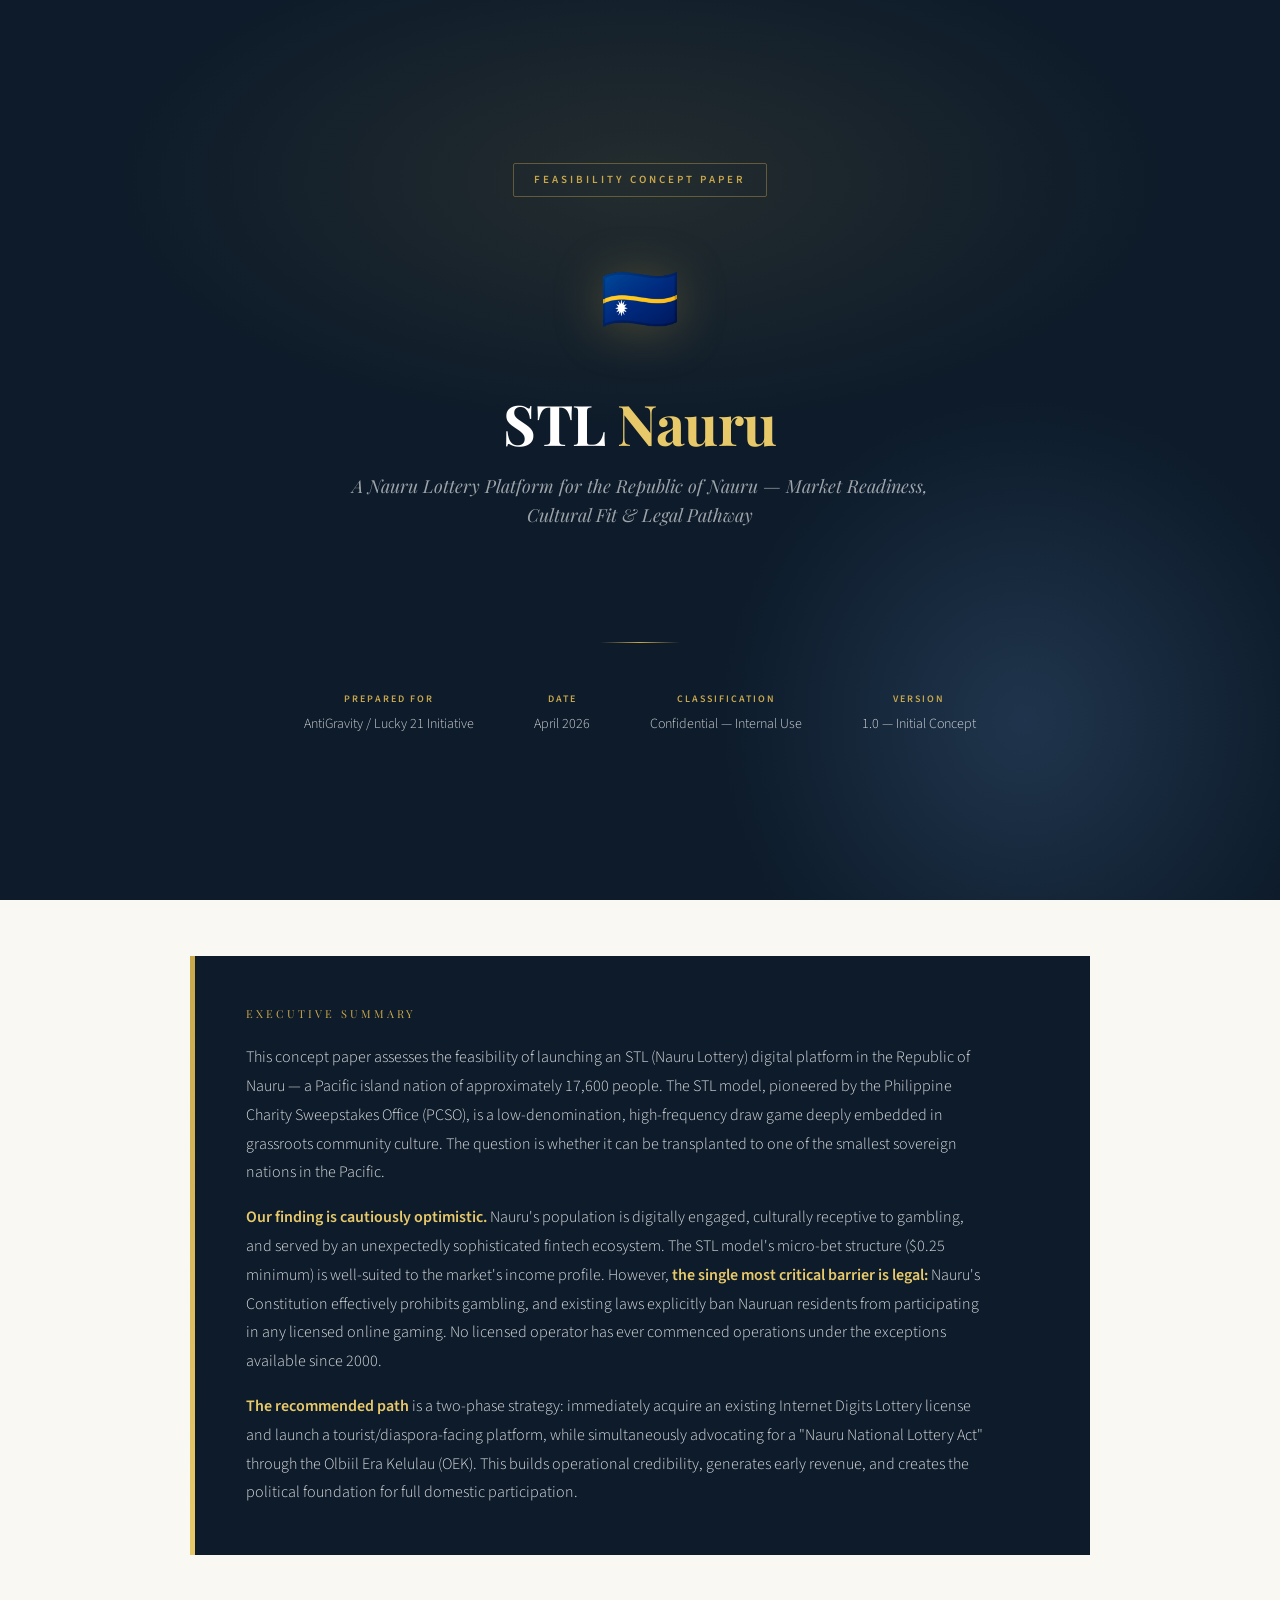
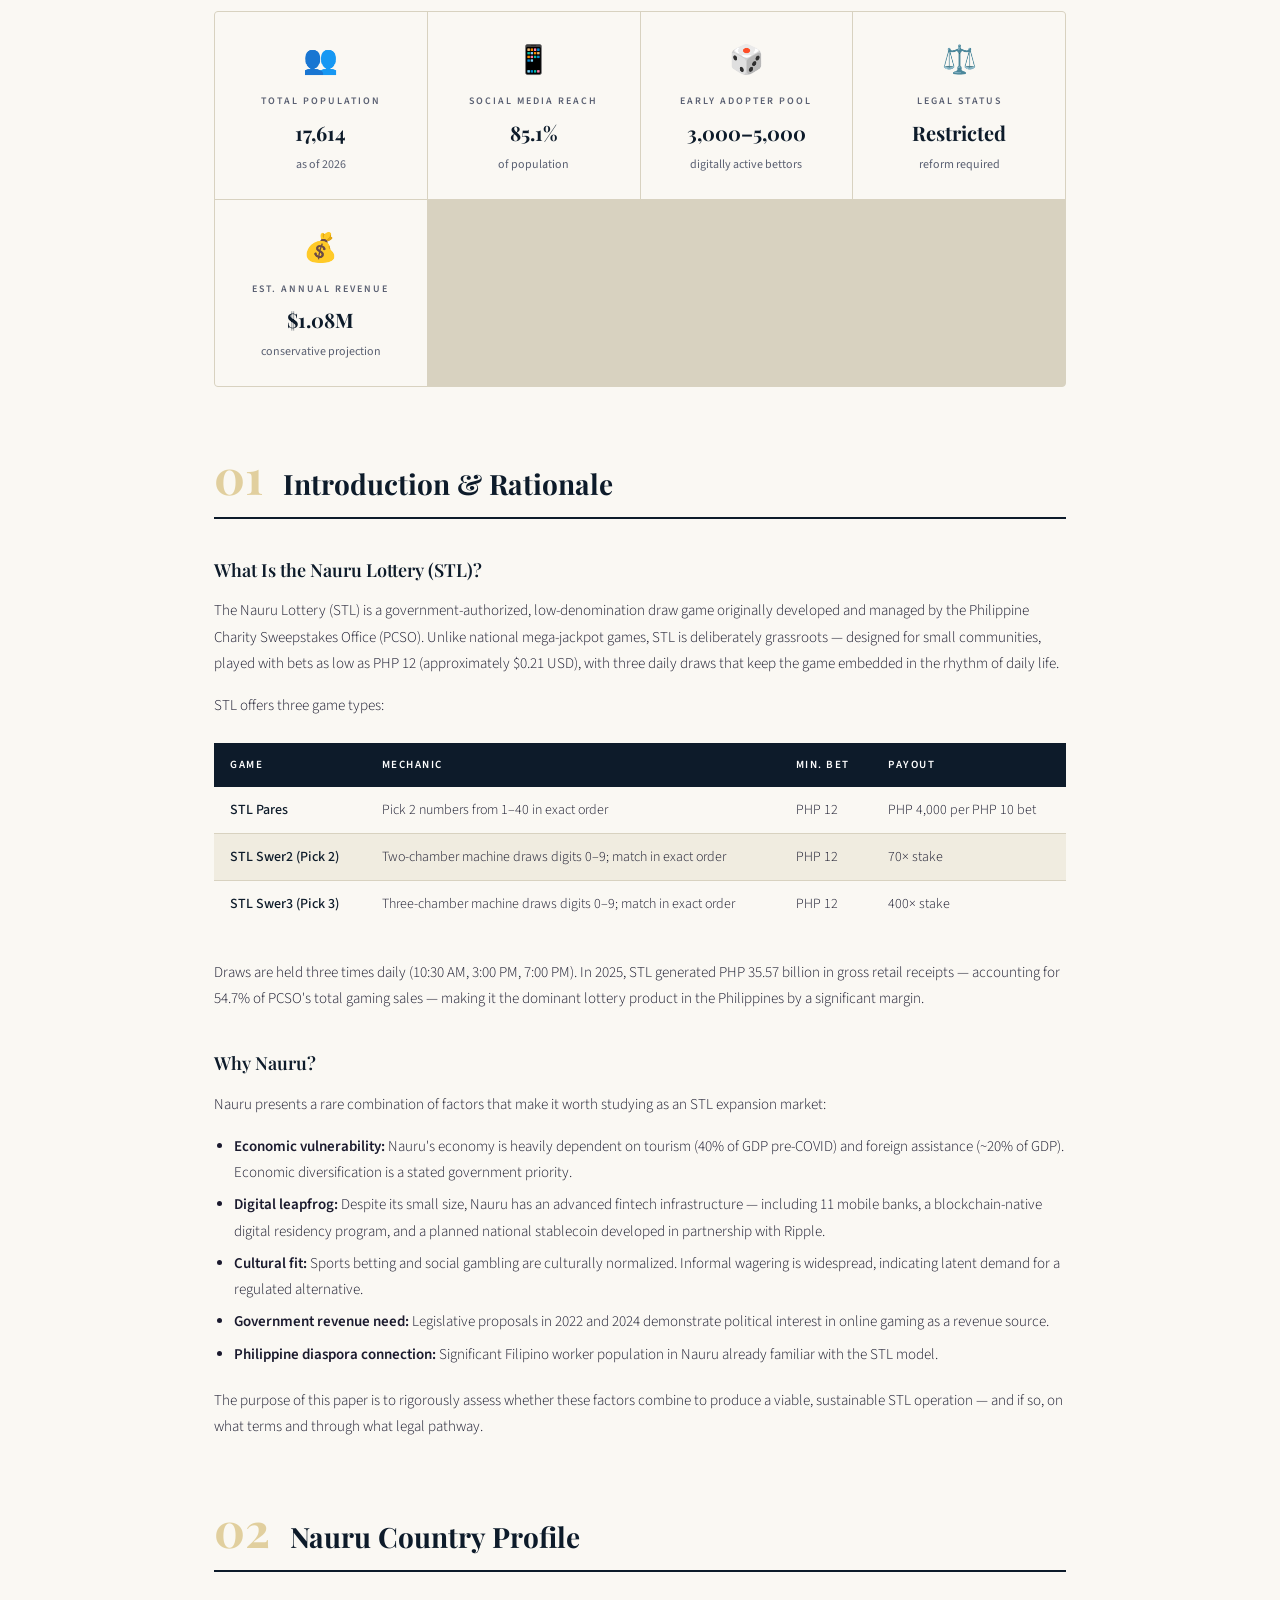
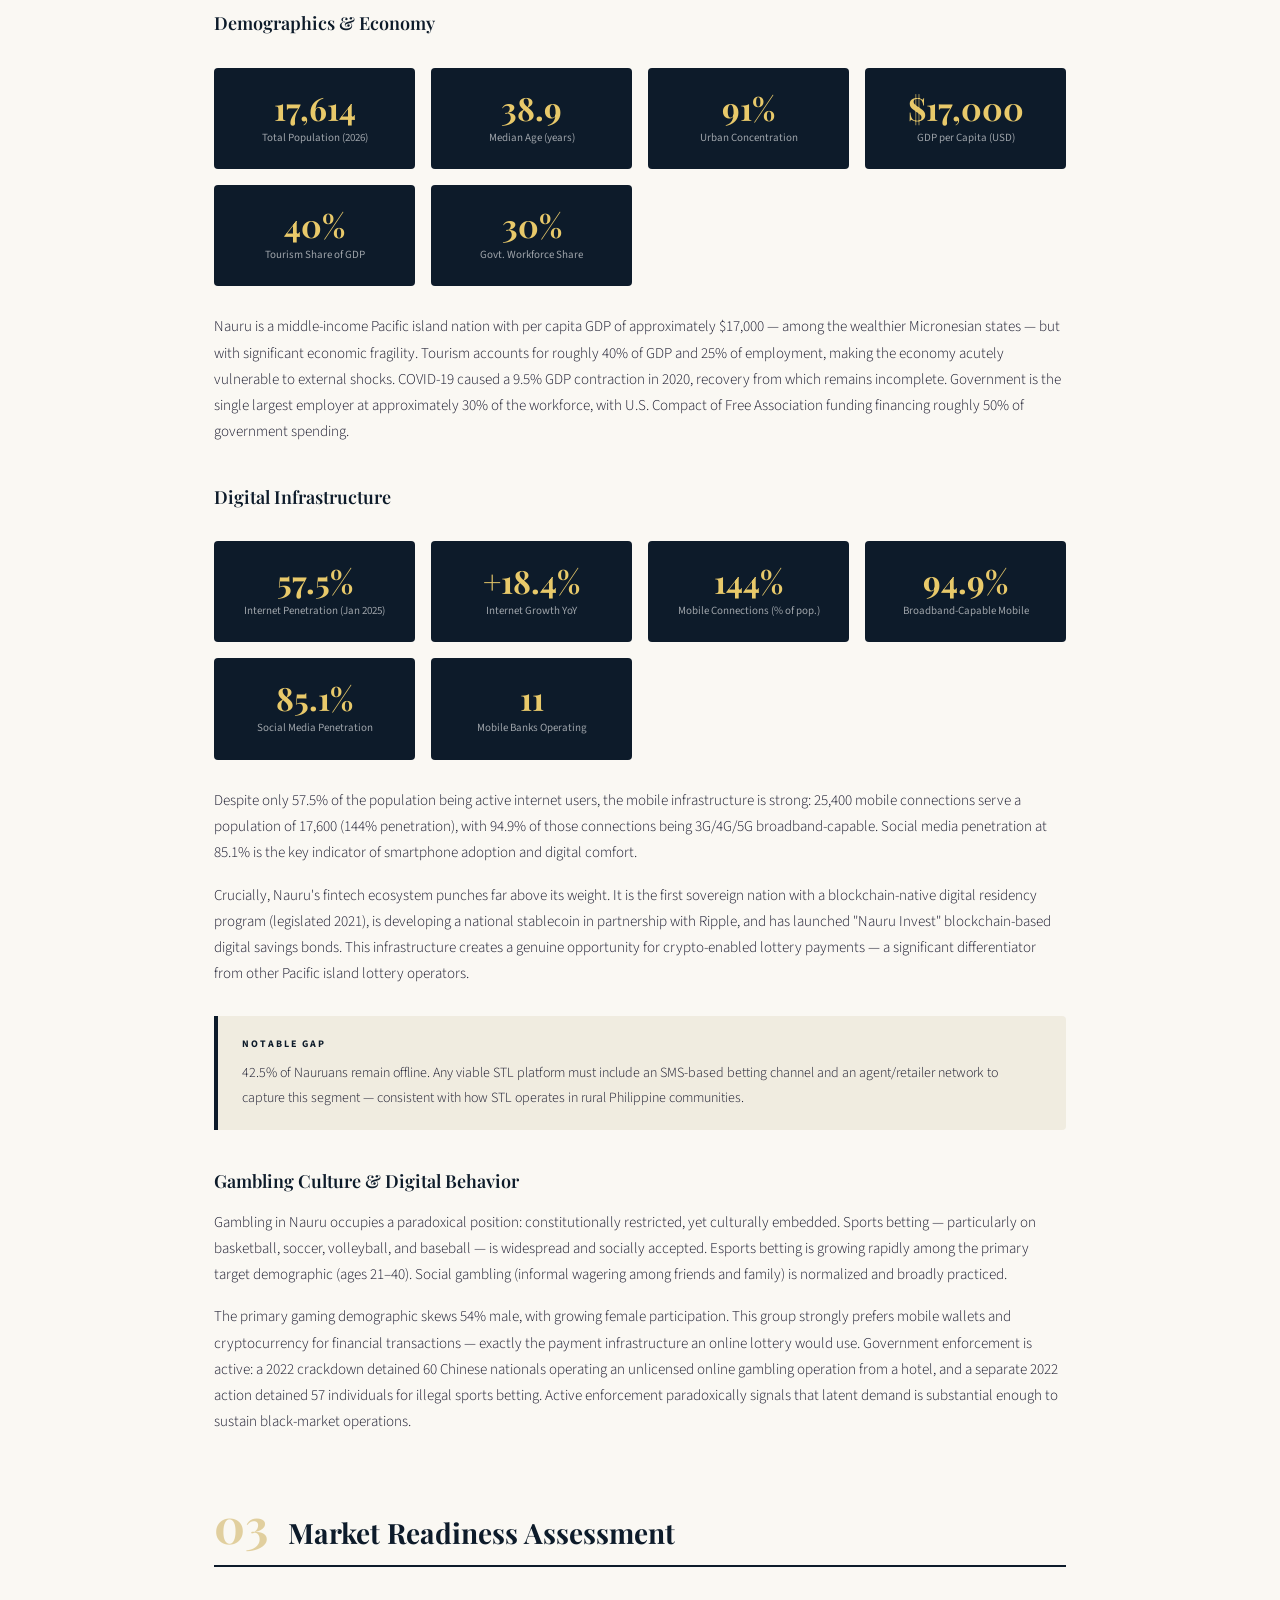
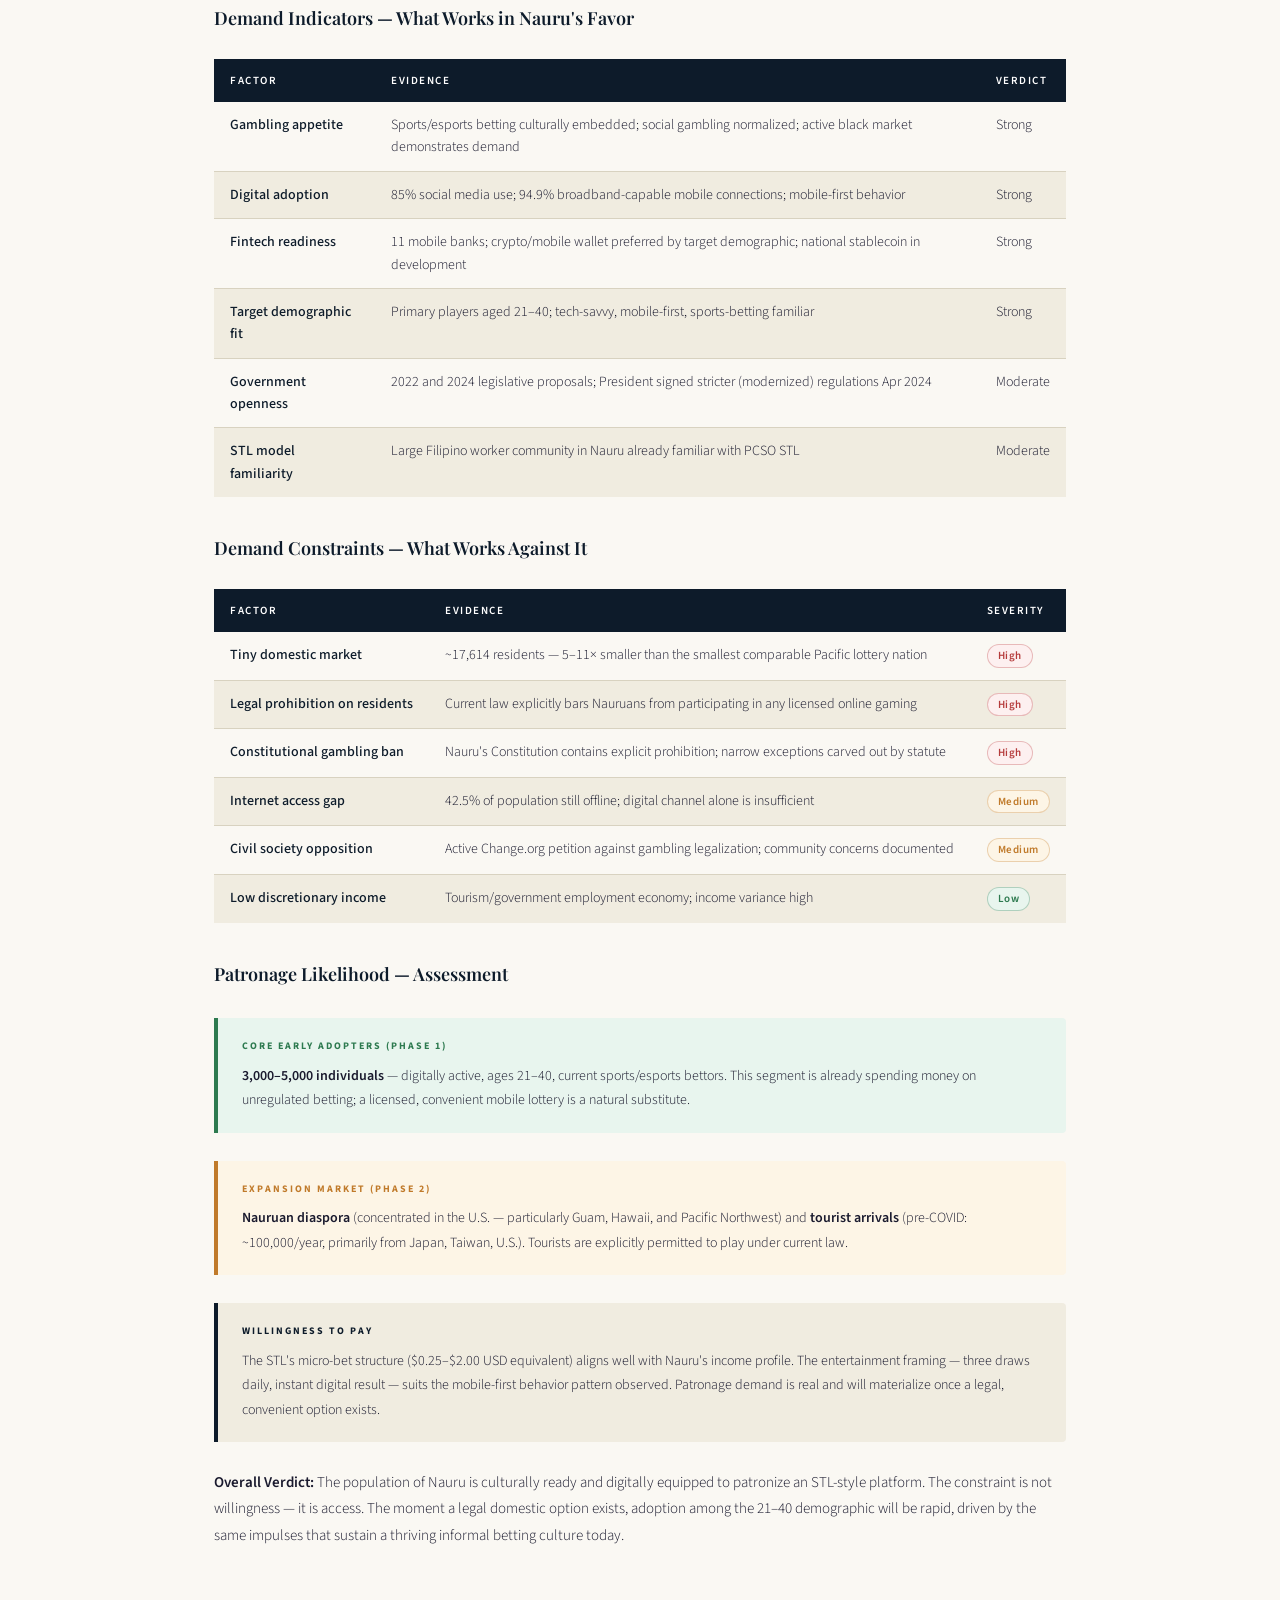
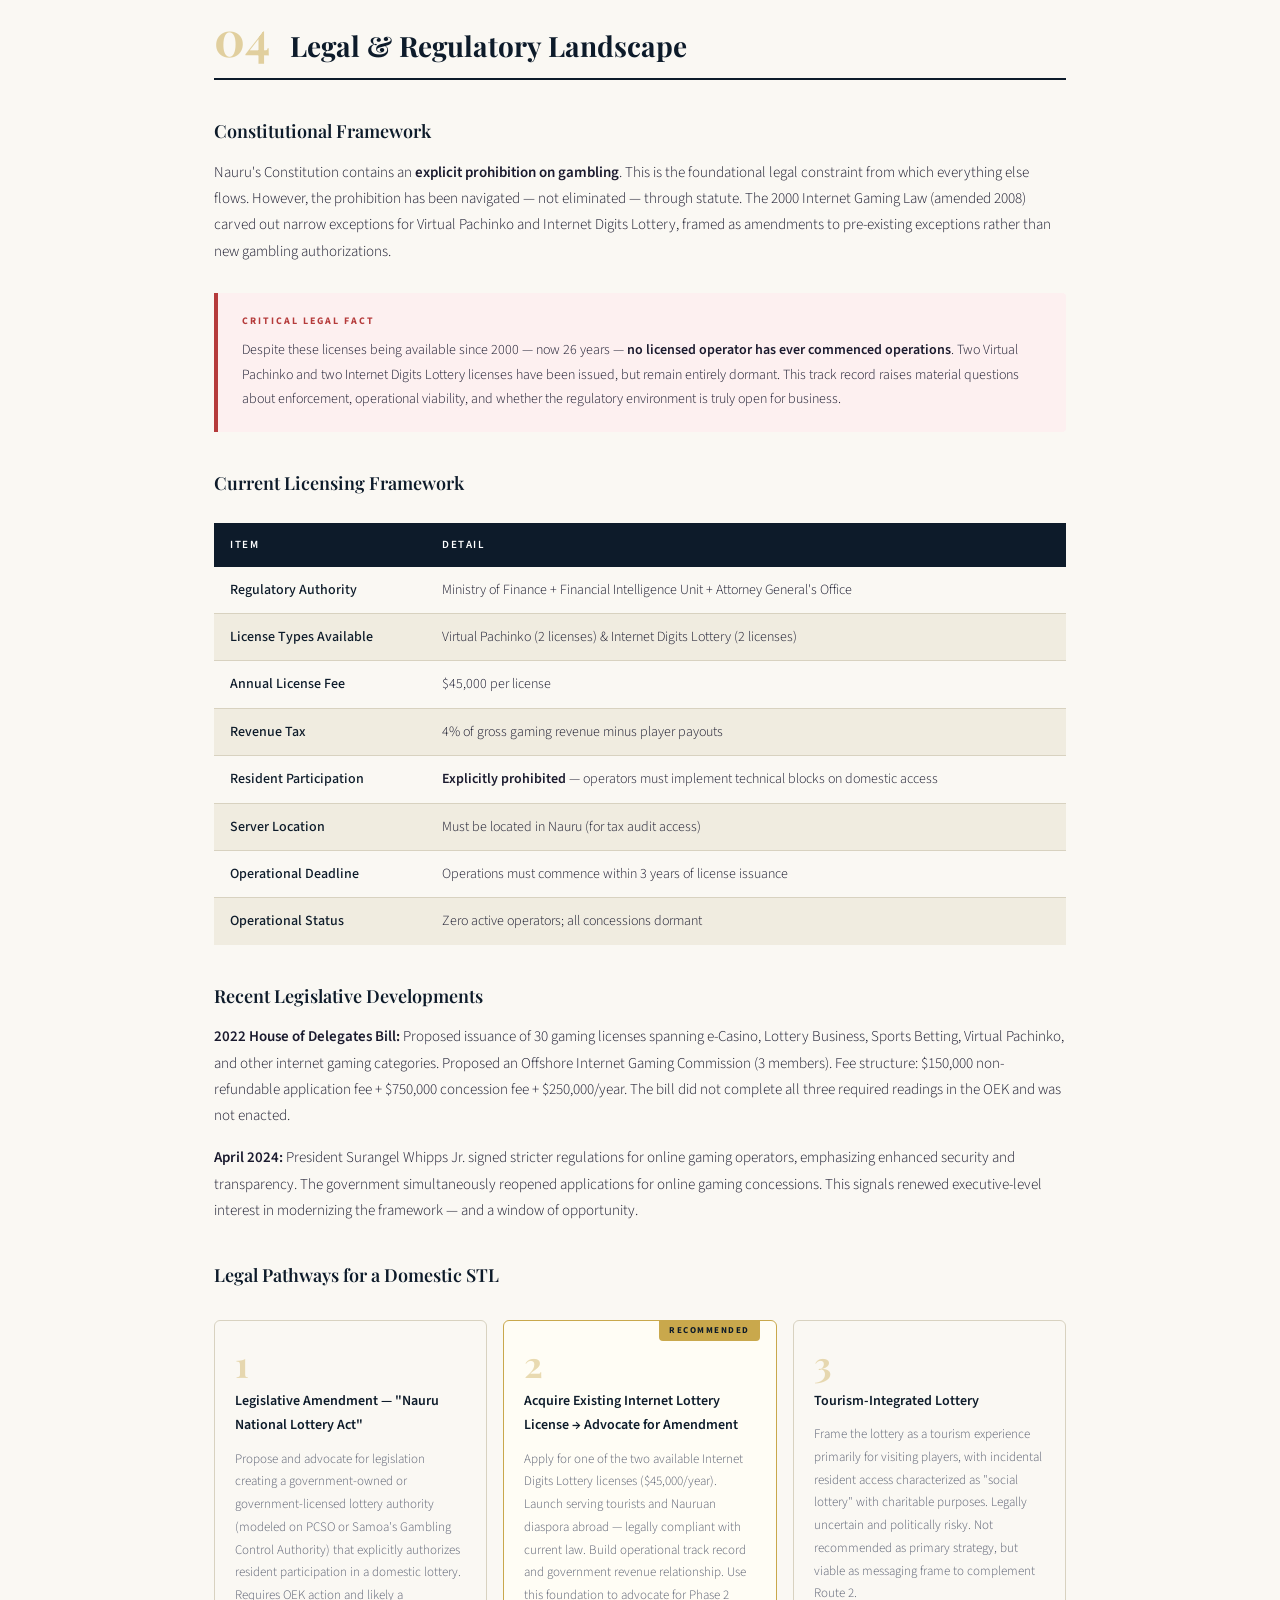
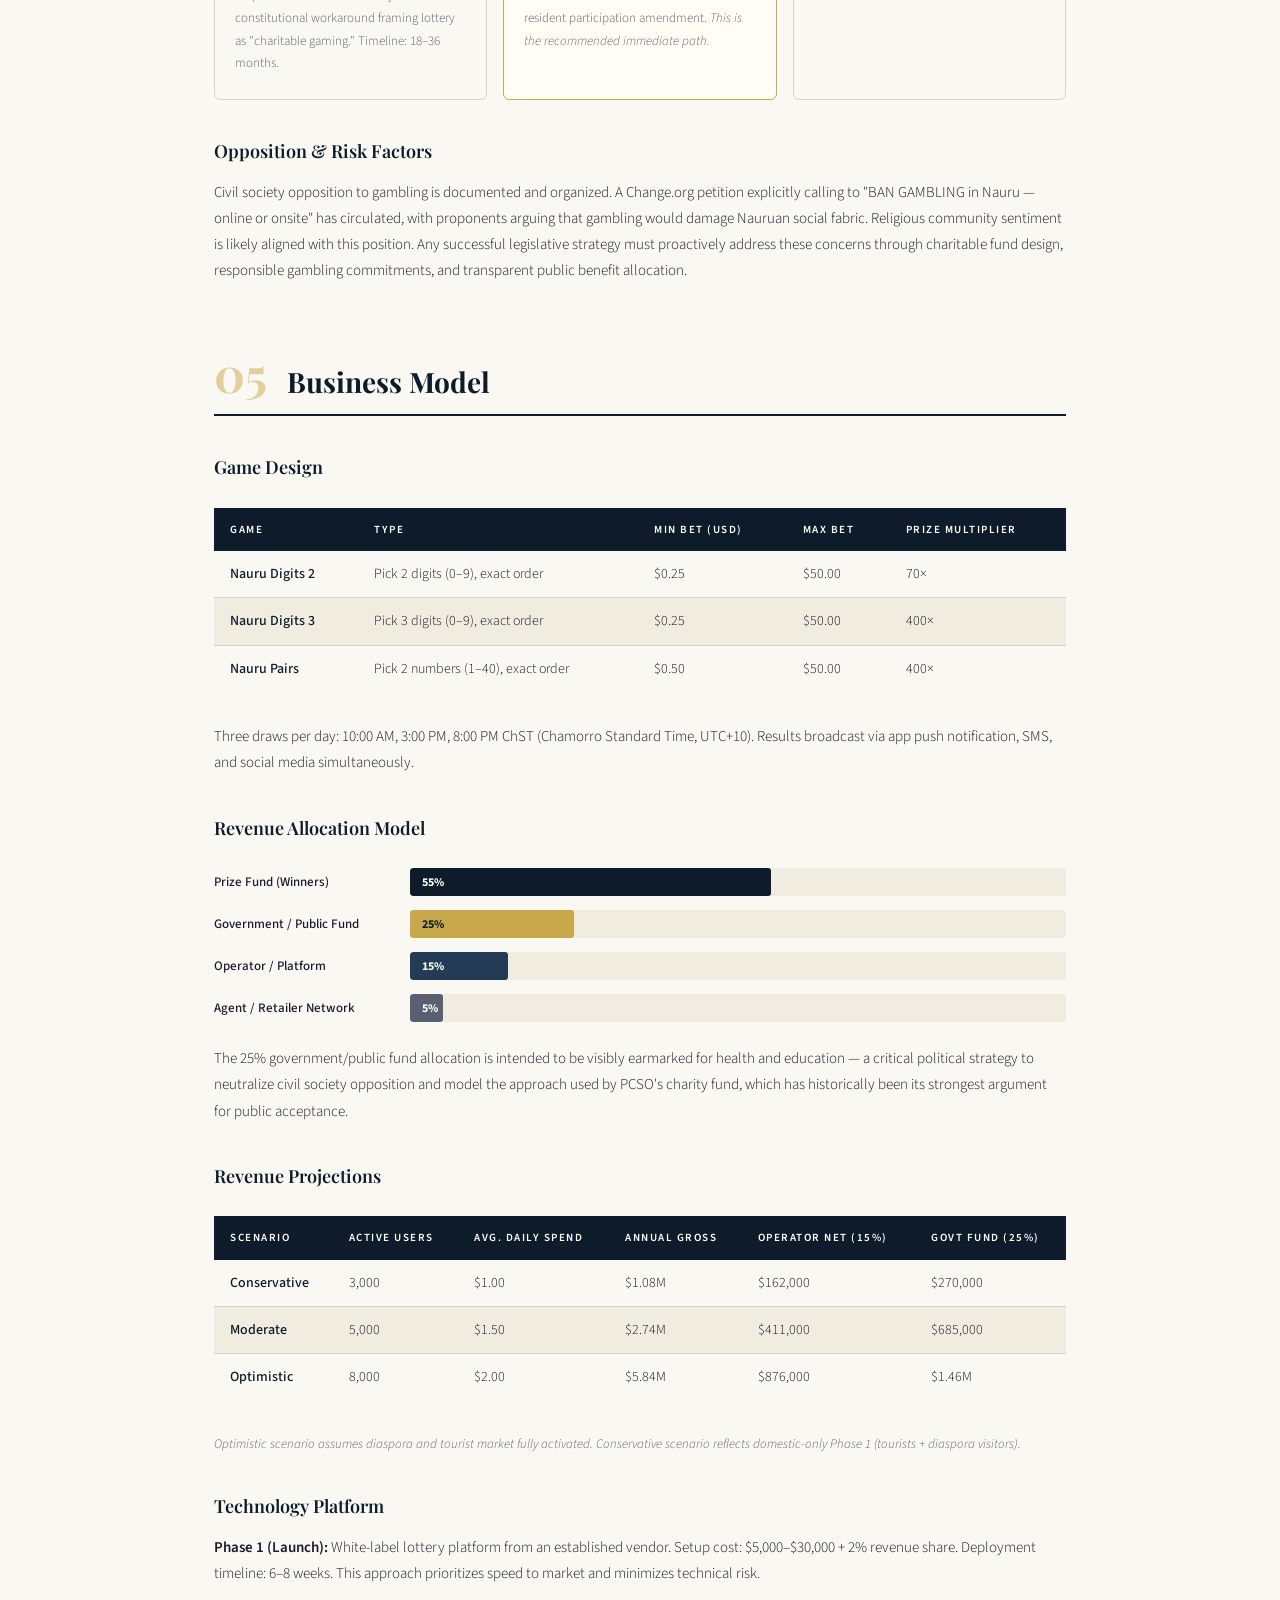
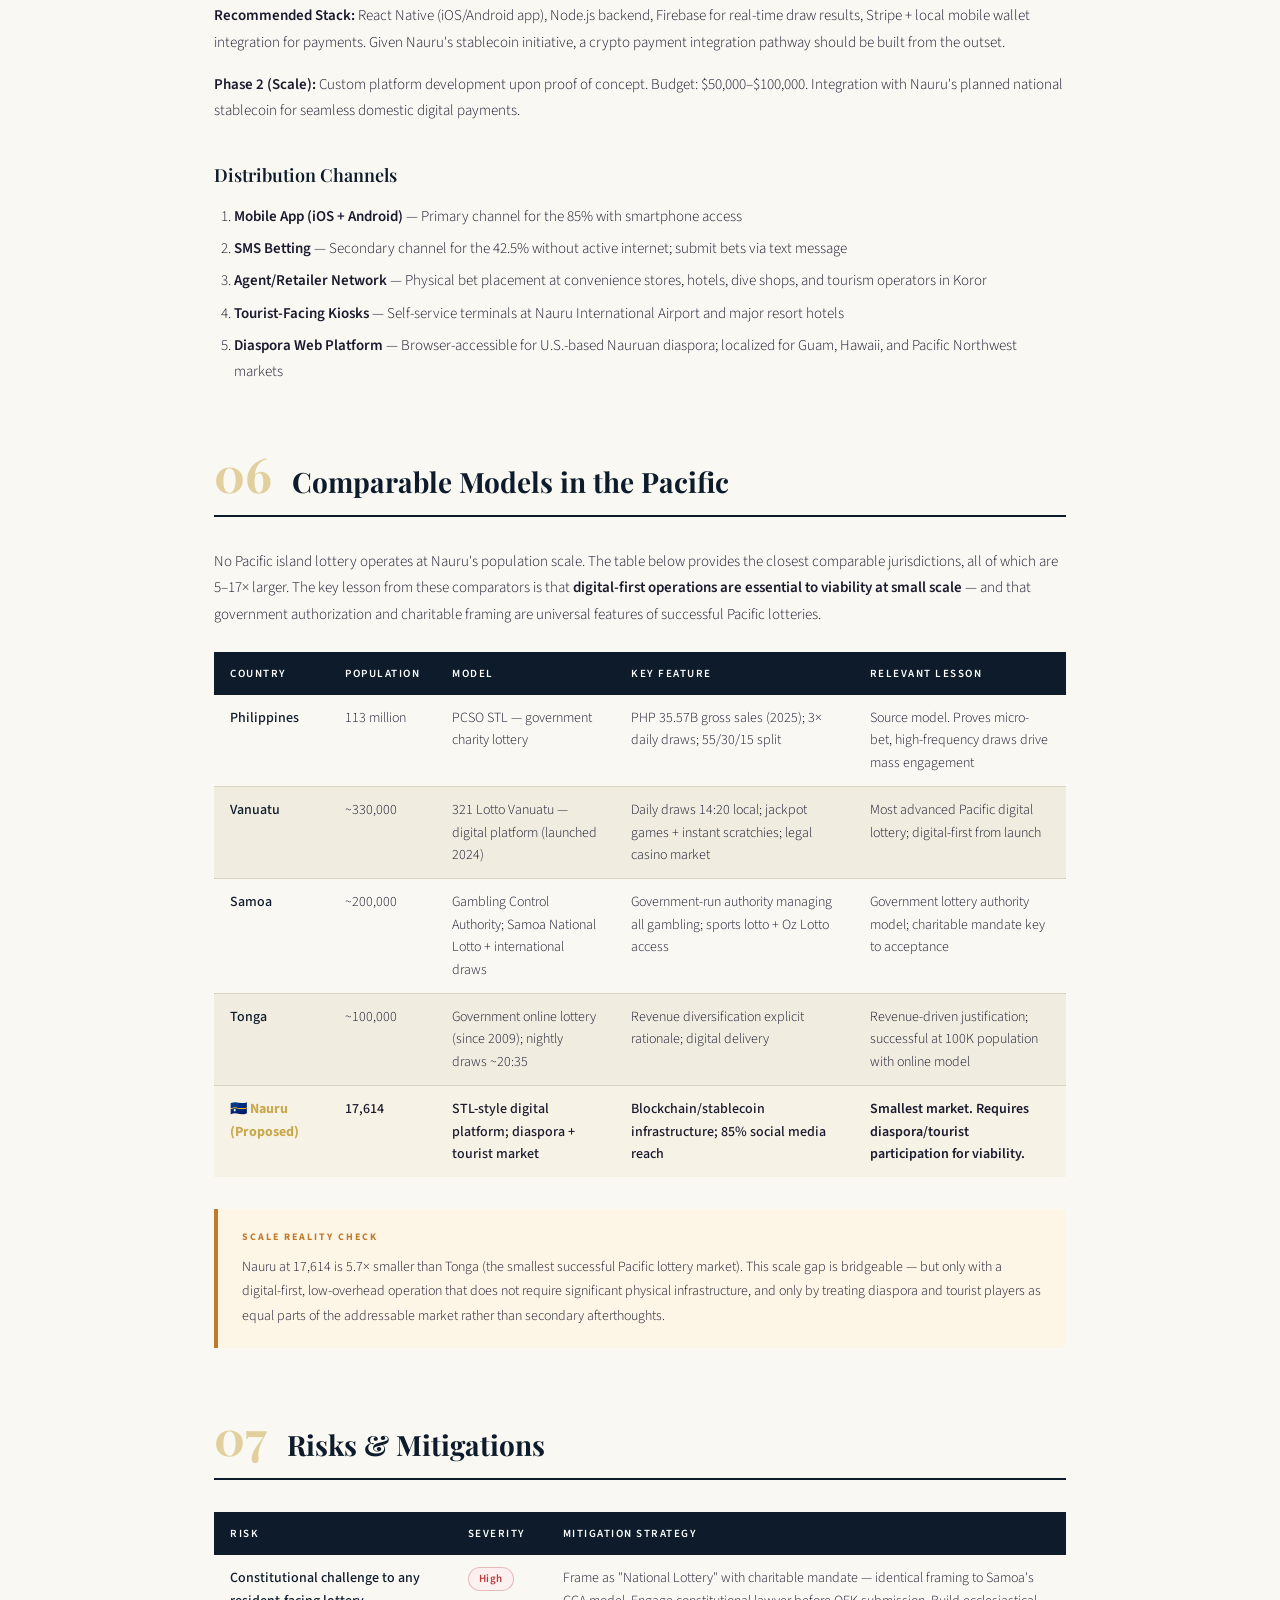
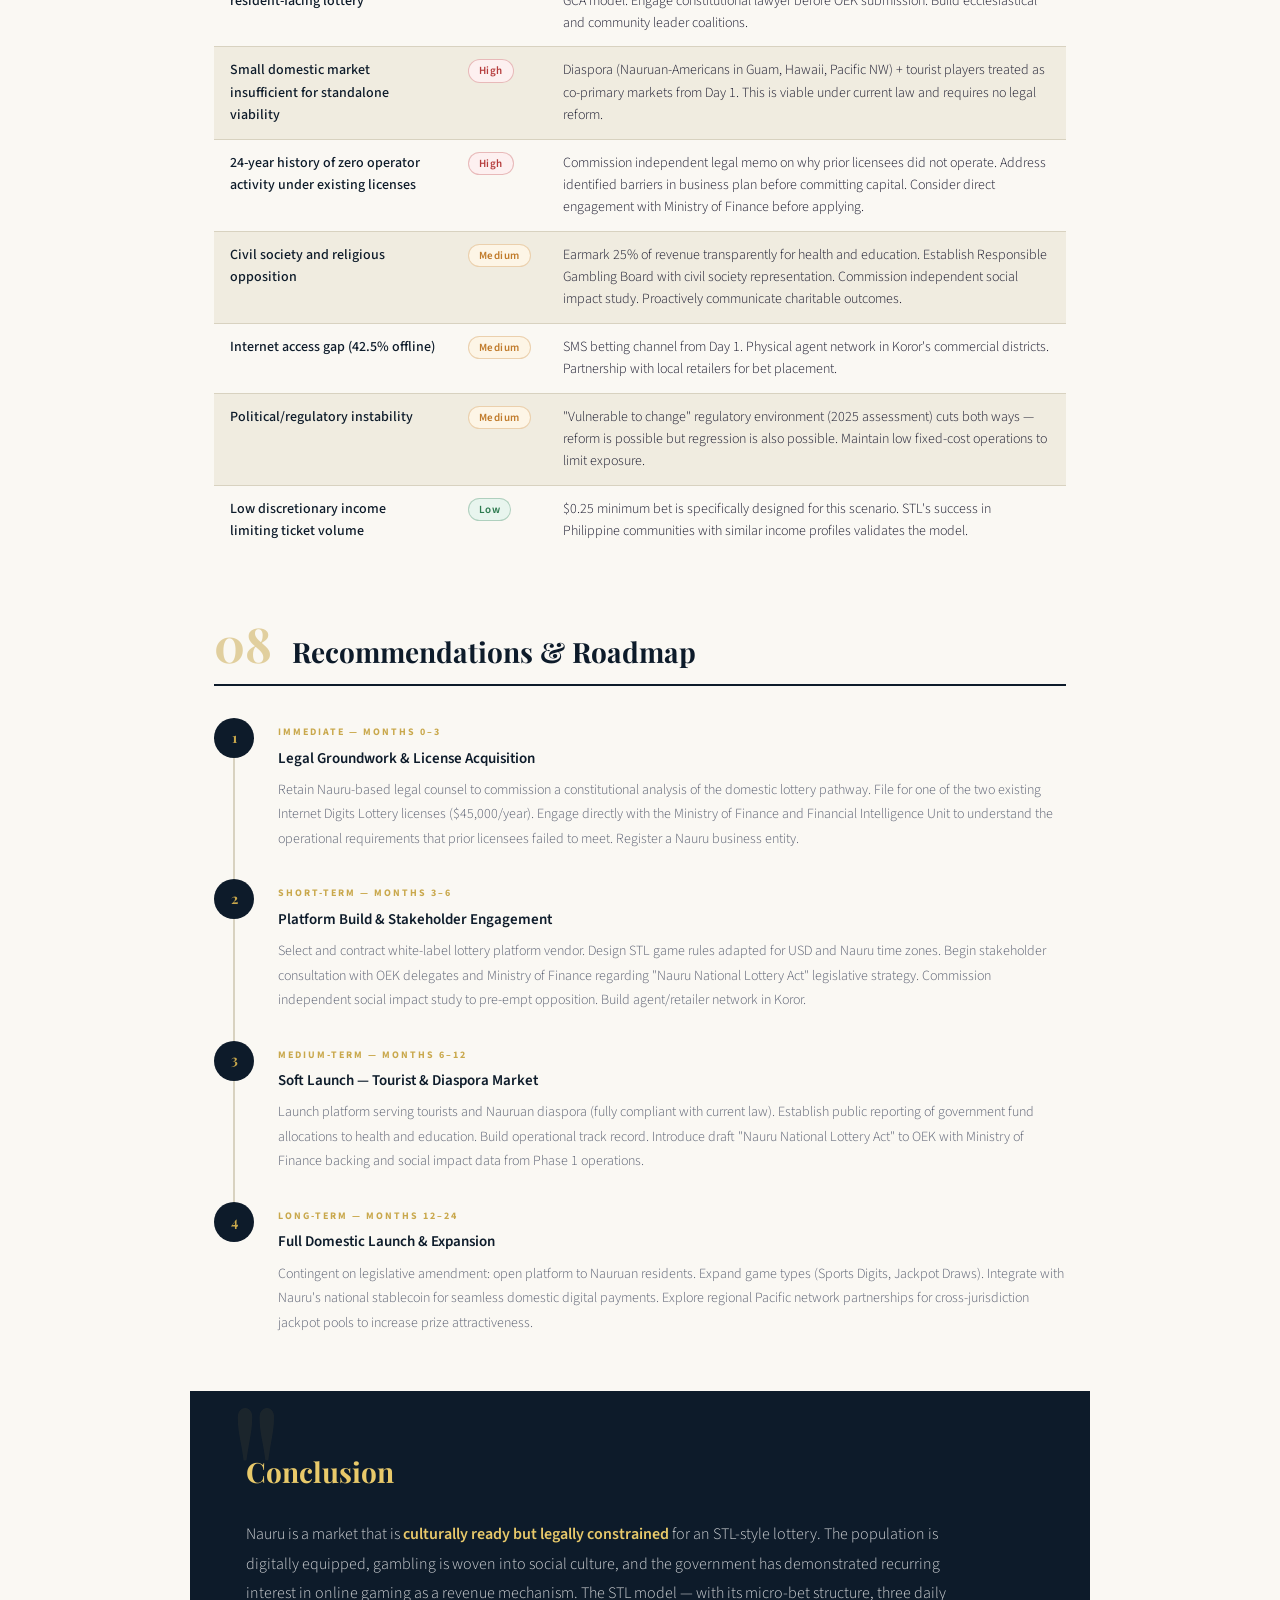
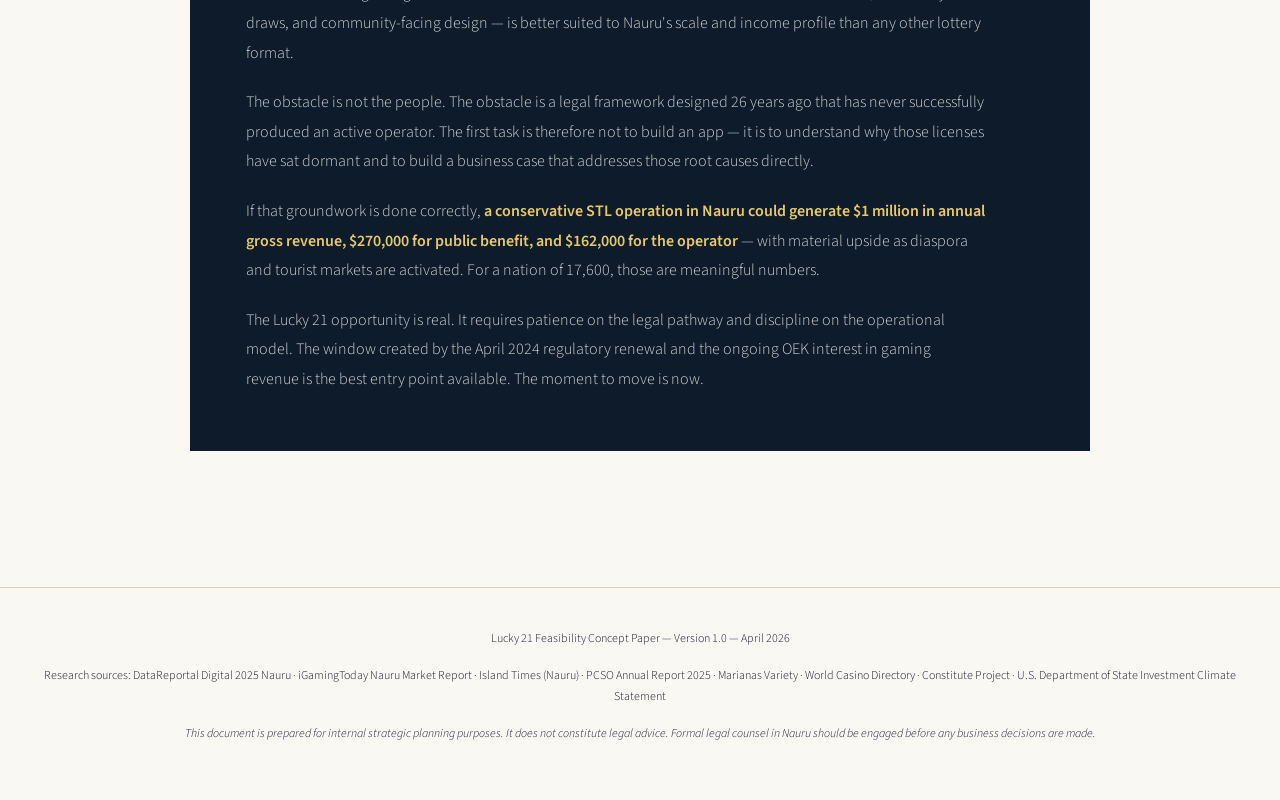
<file: Lucky_21_Concept_Paper.html>
<!DOCTYPE html>
<html lang="en">
<head>
<meta charset="UTF-8">
<meta name="viewport" content="width=device-width, initial-scale=1.0">
<title>Lucky 21 — Feasibility Concept Paper</title>
<style>
  @import url('https://fonts.googleapis.com/css2?family=Playfair+Display:ital,wght@0,400;0,600;0,700;1,400&family=Source+Sans+3:wght@300;400;500;600&family=Source+Code+Pro:wght@400;500&display=swap');

  :root {
    --navy: #0d1b2a;
    --navy-mid: #1b2e44;
    --navy-light: #243b55;
    --gold: #c9a84c;
    --gold-light: #e8c96a;
    --gold-pale: #f5e9c8;
    --cream: #faf8f3;
    --cream-dark: #f0ece0;
    --text: #1a1a2e;
    --text-muted: #5a6072;
    --text-light: #8892a4;
    --green: #2d7a4f;
    --green-bg: #e8f5ee;
    --red: #b53b3b;
    --red-bg: #fdf0f0;
    --amber: #c07a2a;
    --amber-bg: #fdf5e6;
    --border: #d8d2c0;
    --shadow: rgba(13, 27, 42, 0.08);
  }

  * { box-sizing: border-box; margin: 0; padding: 0; }

  body {
    font-family: 'Source Sans 3', Georgia, sans-serif;
    font-size: 15px;
    line-height: 1.75;
    color: var(--text);
    background: var(--cream);
  }

  /* ── COVER PAGE ── */
  .cover {
    min-height: 100vh;
    background: var(--navy);
    display: flex;
    flex-direction: column;
    justify-content: center;
    align-items: center;
    text-align: center;
    padding: 60px 40px;
    position: relative;
    overflow: hidden;
  }

  .cover::before {
    content: '';
    position: absolute;
    inset: 0;
    background:
      radial-gradient(ellipse 60% 40% at 50% 20%, rgba(201,168,76,0.12) 0%, transparent 70%),
      radial-gradient(ellipse 40% 60% at 80% 80%, rgba(36,59,85,0.8) 0%, transparent 60%);
  }

  .cover-badge {
    position: relative;
    display: inline-block;
    font-family: 'Source Sans 3', sans-serif;
    font-size: 11px;
    font-weight: 600;
    letter-spacing: 3px;
    text-transform: uppercase;
    color: var(--gold);
    border: 1px solid rgba(201,168,76,0.4);
    padding: 6px 20px;
    border-radius: 2px;
    margin-bottom: 48px;
  }

  .cover-flag {
    position: relative;
    font-size: 64px;
    margin-bottom: 32px;
    filter: drop-shadow(0 4px 24px rgba(201,168,76,0.3));
  }

  .cover h1 {
    position: relative;
    font-family: 'Playfair Display', Georgia, serif;
    font-size: clamp(32px, 5vw, 56px);
    font-weight: 700;
    color: #fff;
    line-height: 1.2;
    max-width: 760px;
    margin-bottom: 16px;
    letter-spacing: -0.5px;
  }

  .cover h1 span {
    color: var(--gold-light);
  }

  .cover-subtitle {
    position: relative;
    font-family: 'Playfair Display', serif;
    font-style: italic;
    font-size: 18px;
    color: rgba(255,255,255,0.6);
    max-width: 620px;
    margin-bottom: 64px;
    line-height: 1.6;
  }

  .cover-meta {
    position: relative;
    display: flex;
    gap: 60px;
    flex-wrap: wrap;
    justify-content: center;
  }

  .cover-meta-item {
    text-align: center;
  }

  .cover-meta-item .label {
    font-size: 10px;
    font-weight: 600;
    letter-spacing: 2px;
    text-transform: uppercase;
    color: var(--gold);
    margin-bottom: 4px;
  }

  .cover-meta-item .value {
    font-size: 14px;
    color: rgba(255,255,255,0.8);
    font-weight: 300;
  }

  .cover-divider {
    position: relative;
    width: 80px;
    height: 1px;
    background: linear-gradient(90deg, transparent, var(--gold), transparent);
    margin: 48px auto;
  }

  /* ── DOCUMENT WRAPPER ── */
  .document {
    max-width: 900px;
    margin: 0 auto;
    padding: 0 24px 80px;
  }

  /* ── EXEC SUMMARY BANNER ── */
  .exec-banner {
    background: var(--navy);
    color: #fff;
    padding: 48px 56px;
    margin: 56px -24px 56px;
    position: relative;
    overflow: hidden;
  }

  .exec-banner::before {
    content: '';
    position: absolute;
    left: 0; top: 0; bottom: 0;
    width: 5px;
    background: linear-gradient(180deg, var(--gold), var(--gold-light));
  }

  .exec-banner h2 {
    font-family: 'Playfair Display', serif;
    font-size: 11px;
    font-weight: 400;
    letter-spacing: 3px;
    text-transform: uppercase;
    color: var(--gold);
    margin-bottom: 20px;
  }

  .exec-banner p {
    font-size: 16px;
    line-height: 1.8;
    color: rgba(255,255,255,0.85);
    max-width: 740px;
    margin-bottom: 16px;
  }

  .exec-banner p:last-child { margin-bottom: 0; }

  .exec-banner strong { color: var(--gold-light); font-weight: 600; }

  /* ── VERDICT BOX ── */
  .verdict {
    display: grid;
    grid-template-columns: repeat(auto-fit, minmax(200px, 1fr));
    gap: 1px;
    background: var(--border);
    border: 1px solid var(--border);
    margin: 40px 0;
    border-radius: 4px;
    overflow: hidden;
  }

  .verdict-item {
    background: var(--cream);
    padding: 24px 28px;
    text-align: center;
  }

  .verdict-item .v-icon { font-size: 28px; margin-bottom: 8px; }
  .verdict-item .v-label {
    font-size: 10px;
    font-weight: 600;
    letter-spacing: 2px;
    text-transform: uppercase;
    color: var(--text-muted);
    margin-bottom: 4px;
  }
  .verdict-item .v-value {
    font-family: 'Playfair Display', serif;
    font-size: 20px;
    font-weight: 700;
    color: var(--navy);
  }
  .verdict-item .v-note {
    font-size: 12px;
    color: var(--text-muted);
    margin-top: 4px;
  }

  /* ── SECTION HEADERS ── */
  .section-header {
    display: flex;
    align-items: baseline;
    gap: 20px;
    margin: 64px 0 32px;
    padding-bottom: 16px;
    border-bottom: 2px solid var(--navy);
  }

  .section-num {
    font-family: 'Playfair Display', serif;
    font-size: 48px;
    font-weight: 700;
    color: var(--gold);
    line-height: 1;
    opacity: 0.5;
    flex-shrink: 0;
  }

  .section-title {
    font-family: 'Playfair Display', serif;
    font-size: 28px;
    font-weight: 700;
    color: var(--navy);
    line-height: 1.2;
  }

  /* ── TYPOGRAPHY ── */
  h3 {
    font-family: 'Playfair Display', serif;
    font-size: 18px;
    font-weight: 600;
    color: var(--navy);
    margin: 36px 0 12px;
  }

  h4 {
    font-size: 13px;
    font-weight: 600;
    letter-spacing: 1.5px;
    text-transform: uppercase;
    color: var(--text-muted);
    margin: 28px 0 10px;
  }

  p {
    margin-bottom: 16px;
    color: var(--text);
    font-weight: 300;
  }

  strong { font-weight: 600; color: var(--text); }

  ul, ol {
    margin: 0 0 20px 20px;
    font-weight: 300;
  }

  li { margin-bottom: 6px; }

  /* ── TABLES ── */
  .table-wrap { overflow-x: auto; margin: 24px 0 32px; }

  table {
    width: 100%;
    border-collapse: collapse;
    font-size: 14px;
    font-weight: 300;
  }

  thead tr {
    background: var(--navy);
    color: #fff;
  }

  thead th {
    padding: 12px 16px;
    text-align: left;
    font-size: 11px;
    font-weight: 600;
    letter-spacing: 1.5px;
    text-transform: uppercase;
  }

  tbody tr { border-bottom: 1px solid var(--border); }
  tbody tr:nth-child(even) { background: var(--cream-dark); }
  tbody tr:last-child { border-bottom: none; }

  td {
    padding: 12px 16px;
    vertical-align: top;
    line-height: 1.6;
  }

  td:first-child { font-weight: 500; color: var(--navy); }

  /* ── STAT CARDS ── */
  .stats-grid {
    display: grid;
    grid-template-columns: repeat(auto-fit, minmax(160px, 1fr));
    gap: 16px;
    margin: 28px 0;
  }

  .stat-card {
    background: var(--navy);
    color: #fff;
    padding: 24px 20px;
    border-radius: 4px;
    text-align: center;
  }

  .stat-card .s-value {
    font-family: 'Playfair Display', serif;
    font-size: 32px;
    font-weight: 700;
    color: var(--gold-light);
    line-height: 1;
    margin-bottom: 6px;
  }

  .stat-card .s-label {
    font-size: 11px;
    color: rgba(255,255,255,0.6);
    font-weight: 400;
    line-height: 1.4;
  }

  /* ── CALLOUT BOXES ── */
  .callout {
    border-left: 4px solid;
    padding: 20px 24px;
    margin: 28px 0;
    border-radius: 0 4px 4px 0;
  }

  .callout.green { border-color: var(--green); background: var(--green-bg); }
  .callout.red { border-color: var(--red); background: var(--red-bg); }
  .callout.amber { border-color: var(--amber); background: var(--amber-bg); }
  .callout.navy { border-color: var(--navy); background: var(--cream-dark); }

  .callout .callout-label {
    font-size: 10px;
    font-weight: 700;
    letter-spacing: 2px;
    text-transform: uppercase;
    margin-bottom: 8px;
  }

  .callout.green .callout-label { color: var(--green); }
  .callout.red .callout-label { color: var(--red); }
  .callout.amber .callout-label { color: var(--amber); }
  .callout.navy .callout-label { color: var(--navy); }

  .callout p { margin-bottom: 6px; font-size: 14px; }
  .callout p:last-child { margin-bottom: 0; }

  /* ── RISK BADGE ── */
  .risk {
    display: inline-block;
    padding: 2px 10px;
    border-radius: 20px;
    font-size: 11px;
    font-weight: 600;
    letter-spacing: 0.5px;
  }
  .risk.high { background: var(--red-bg); color: var(--red); border: 1px solid rgba(181,59,59,0.3); }
  .risk.med { background: var(--amber-bg); color: var(--amber); border: 1px solid rgba(192,122,42,0.3); }
  .risk.low { background: var(--green-bg); color: var(--green); border: 1px solid rgba(45,122,79,0.3); }

  /* ── ROADMAP ── */
  .roadmap {
    position: relative;
    margin: 32px 0;
  }

  .roadmap-item {
    display: flex;
    gap: 24px;
    margin-bottom: 28px;
    position: relative;
  }

  .roadmap-item::before {
    content: '';
    position: absolute;
    left: 19px;
    top: 40px;
    bottom: -28px;
    width: 2px;
    background: var(--border);
  }

  .roadmap-item:last-child::before { display: none; }

  .roadmap-dot {
    width: 40px;
    height: 40px;
    border-radius: 50%;
    background: var(--navy);
    color: var(--gold);
    display: flex;
    align-items: center;
    justify-content: center;
    font-size: 14px;
    font-weight: 700;
    flex-shrink: 0;
    font-family: 'Playfair Display', serif;
    position: relative;
    z-index: 1;
  }

  .roadmap-content { padding-top: 6px; }

  .roadmap-phase {
    font-size: 10px;
    font-weight: 700;
    letter-spacing: 2px;
    text-transform: uppercase;
    color: var(--gold);
    margin-bottom: 4px;
  }

  .roadmap-content h4 {
    font-size: 15px;
    font-weight: 600;
    color: var(--navy);
    margin: 0 0 6px;
    text-transform: none;
    letter-spacing: 0;
  }

  .roadmap-content p {
    font-size: 14px;
    font-weight: 300;
    margin-bottom: 0;
    color: var(--text-muted);
  }

  /* ── REVENUE MODEL ── */
  .rev-bars {
    margin: 24px 0;
  }

  .rev-bar-row {
    display: flex;
    align-items: center;
    gap: 16px;
    margin-bottom: 14px;
  }

  .rev-bar-label {
    font-size: 13px;
    font-weight: 500;
    width: 180px;
    flex-shrink: 0;
    color: var(--text);
  }

  .rev-bar-track {
    flex: 1;
    height: 28px;
    background: var(--cream-dark);
    border-radius: 3px;
    overflow: hidden;
    position: relative;
  }

  .rev-bar-fill {
    height: 100%;
    display: flex;
    align-items: center;
    padding-left: 12px;
    font-size: 12px;
    font-weight: 700;
    color: #fff;
    border-radius: 3px;
  }

  .rev-bar-fill.winners { background: var(--navy); width: 55%; }
  .rev-bar-fill.govt { background: var(--gold); color: var(--navy); width: 25%; }
  .rev-bar-fill.operator { background: var(--navy-light); width: 15%; }
  .rev-bar-fill.agents { background: var(--text-muted); width: 5%; }

  /* ── LEGAL PATH ── */
  .legal-paths {
    display: grid;
    grid-template-columns: repeat(auto-fit, minmax(260px, 1fr));
    gap: 16px;
    margin: 28px 0;
  }

  .legal-path {
    border: 1px solid var(--border);
    border-radius: 6px;
    padding: 24px 20px;
    background: var(--cream);
  }

  .legal-path.recommended {
    border-color: var(--gold);
    background: #fffdf5;
    position: relative;
  }

  .legal-path.recommended::before {
    content: 'RECOMMENDED';
    position: absolute;
    top: -1px; right: 16px;
    background: var(--gold);
    color: var(--navy);
    font-size: 9px;
    font-weight: 700;
    letter-spacing: 1.5px;
    padding: 3px 10px;
    border-radius: 0 0 4px 4px;
  }

  .legal-path-num {
    font-family: 'Playfair Display', serif;
    font-size: 36px;
    font-weight: 700;
    color: var(--gold);
    opacity: 0.4;
    line-height: 1;
    margin-bottom: 8px;
  }

  .legal-path h4 {
    font-size: 14px;
    font-weight: 600;
    color: var(--navy);
    margin: 0 0 10px;
    text-transform: none;
    letter-spacing: 0;
  }

  .legal-path p { font-size: 13px; color: var(--text-muted); margin-bottom: 0; }

  /* ── COMPARABLE TABLE HIGHLIGHT ── */
  .palau-row td { background: rgba(201,168,76,0.08) !important; font-weight: 500 !important; }
  .palau-row td:first-child { color: var(--gold) !important; font-weight: 700 !important; }

  /* ── CONCLUSION ── */
  .conclusion {
    background: var(--navy);
    color: #fff;
    padding: 56px;
    margin: 56px -24px 0;
    position: relative;
    overflow: hidden;
  }

  .conclusion::before {
    content: '"';
    position: absolute;
    top: -20px;
    left: 36px;
    font-family: 'Playfair Display', serif;
    font-size: 200px;
    color: rgba(201,168,76,0.08);
    line-height: 1;
    pointer-events: none;
  }

  .conclusion h2 {
    font-family: 'Playfair Display', serif;
    font-size: 28px;
    font-weight: 700;
    color: var(--gold-light);
    margin-bottom: 24px;
    position: relative;
  }

  .conclusion p {
    font-size: 16px;
    line-height: 1.85;
    color: rgba(255,255,255,0.8);
    max-width: 740px;
    margin-bottom: 20px;
    position: relative;
    font-weight: 300;
  }

  .conclusion p strong { color: var(--gold-light); font-weight: 600; }
  .conclusion p:last-child { margin-bottom: 0; }

  /* ── FOOTER ── */
  .doc-footer {
    text-align: center;
    padding: 40px 24px;
    color: var(--text-light);
    font-size: 12px;
    border-top: 1px solid var(--border);
    margin-top: 56px;
  }

  /* ── PRINT ── */
  @media print {
    .cover { min-height: auto; padding: 40px; page-break-after: always; }
    .exec-banner, .conclusion { margin-left: 0; margin-right: 0; }
    .section-header { margin-top: 40px; }
    body { font-size: 13px; }
    .stats-grid { grid-template-columns: repeat(4, 1fr); }
  }

  @media (max-width: 640px) {
    .exec-banner { padding: 32px 24px; }
    .conclusion { padding: 40px 24px; }
    .cover-meta { gap: 32px; }
    .section-num { font-size: 36px; }
  }
</style>
</head>
<body>

<!-- ══════════════════════════ COVER ══════════════════════════ -->
<div class="cover">
  <div class="cover-badge">Feasibility Concept Paper</div>
  <div class="cover-flag">🇳🇷</div>
  <h1>STL <span>Nauru</span></h1>
  <p class="cover-subtitle">A Nauru Lottery Platform for the Republic of Nauru — Market Readiness, Cultural Fit &amp; Legal Pathway</p>
  <div class="cover-divider"></div>
  <div class="cover-meta">
    <div class="cover-meta-item">
      <div class="label">Prepared For</div>
      <div class="value">AntiGravity / Lucky 21 Initiative</div>
    </div>
    <div class="cover-meta-item">
      <div class="label">Date</div>
      <div class="value">April 2026</div>
    </div>
    <div class="cover-meta-item">
      <div class="label">Classification</div>
      <div class="value">Confidential — Internal Use</div>
    </div>
    <div class="cover-meta-item">
      <div class="label">Version</div>
      <div class="value">1.0 — Initial Concept</div>
    </div>
  </div>
</div>

<!-- ══════════════════════════ BODY ══════════════════════════ -->
<div class="document">

  <!-- EXECUTIVE SUMMARY -->
  <div class="exec-banner">
    <h2>Executive Summary</h2>
    <p>This concept paper assesses the feasibility of launching an STL (Nauru Lottery) digital platform in the Republic of Nauru — a Pacific island nation of approximately 17,600 people. The STL model, pioneered by the Philippine Charity Sweepstakes Office (PCSO), is a low-denomination, high-frequency draw game deeply embedded in grassroots community culture. The question is whether it can be transplanted to one of the smallest sovereign nations in the Pacific.</p>
    <p><strong>Our finding is cautiously optimistic.</strong> Nauru's population is digitally engaged, culturally receptive to gambling, and served by an unexpectedly sophisticated fintech ecosystem. The STL model's micro-bet structure ($0.25 minimum) is well-suited to the market's income profile. However, <strong>the single most critical barrier is legal:</strong> Nauru's Constitution effectively prohibits gambling, and existing laws explicitly ban Nauruan residents from participating in any licensed online gaming. No licensed operator has ever commenced operations under the exceptions available since 2000.</p>
    <p><strong>The recommended path</strong> is a two-phase strategy: immediately acquire an existing Internet Digits Lottery license and launch a tourist/diaspora-facing platform, while simultaneously advocating for a "Nauru National Lottery Act" through the Olbiil Era Kelulau (OEK). This builds operational credibility, generates early revenue, and creates the political foundation for full domestic participation.</p>
  </div>

  <!-- KEY METRICS -->
  <div class="verdict">
    <div class="verdict-item">
      <div class="v-icon">👥</div>
      <div class="v-label">Total Population</div>
      <div class="v-value">17,614</div>
      <div class="v-note">as of 2026</div>
    </div>
    <div class="verdict-item">
      <div class="v-icon">📱</div>
      <div class="v-label">Social Media Reach</div>
      <div class="v-value">85.1%</div>
      <div class="v-note">of population</div>
    </div>
    <div class="verdict-item">
      <div class="v-icon">🎲</div>
      <div class="v-label">Early Adopter Pool</div>
      <div class="v-value">3,000–5,000</div>
      <div class="v-note">digitally active bettors</div>
    </div>
    <div class="verdict-item">
      <div class="v-icon">⚖️</div>
      <div class="v-label">Legal Status</div>
      <div class="v-value">Restricted</div>
      <div class="v-note">reform required</div>
    </div>
    <div class="verdict-item">
      <div class="v-icon">💰</div>
      <div class="v-label">Est. Annual Revenue</div>
      <div class="v-value">$1.08M</div>
      <div class="v-note">conservative projection</div>
    </div>
  </div>


  <!-- ─── SECTION 1 ─── -->
  <div class="section-header">
    <div class="section-num">01</div>
    <div class="section-title">Introduction &amp; Rationale</div>
  </div>

  <h3>What Is the Nauru Lottery (STL)?</h3>
  <p>The Nauru Lottery (STL) is a government-authorized, low-denomination draw game originally developed and managed by the Philippine Charity Sweepstakes Office (PCSO). Unlike national mega-jackpot games, STL is deliberately grassroots — designed for small communities, played with bets as low as PHP 12 (approximately $0.21 USD), with three daily draws that keep the game embedded in the rhythm of daily life.</p>

  <p>STL offers three game types:</p>
  <div class="table-wrap">
    <table>
      <thead><tr><th>Game</th><th>Mechanic</th><th>Min. Bet</th><th>Payout</th></tr></thead>
      <tbody>
        <tr><td>STL Pares</td><td>Pick 2 numbers from 1–40 in exact order</td><td>PHP 12</td><td>PHP 4,000 per PHP 10 bet</td></tr>
        <tr><td>STL Swer2 (Pick 2)</td><td>Two-chamber machine draws digits 0–9; match in exact order</td><td>PHP 12</td><td>70× stake</td></tr>
        <tr><td>STL Swer3 (Pick 3)</td><td>Three-chamber machine draws digits 0–9; match in exact order</td><td>PHP 12</td><td>400× stake</td></tr>
      </tbody>
    </table>
  </div>

  <p>Draws are held three times daily (10:30 AM, 3:00 PM, 7:00 PM). In 2025, STL generated PHP 35.57 billion in gross retail receipts — accounting for 54.7% of PCSO's total gaming sales — making it the dominant lottery product in the Philippines by a significant margin.</p>

  <h3>Why Nauru?</h3>
  <p>Nauru presents a rare combination of factors that make it worth studying as an STL expansion market:</p>
  <ul>
    <li><strong>Economic vulnerability:</strong> Nauru's economy is heavily dependent on tourism (40% of GDP pre-COVID) and foreign assistance (~20% of GDP). Economic diversification is a stated government priority.</li>
    <li><strong>Digital leapfrog:</strong> Despite its small size, Nauru has an advanced fintech infrastructure — including 11 mobile banks, a blockchain-native digital residency program, and a planned national stablecoin developed in partnership with Ripple.</li>
    <li><strong>Cultural fit:</strong> Sports betting and social gambling are culturally normalized. Informal wagering is widespread, indicating latent demand for a regulated alternative.</li>
    <li><strong>Government revenue need:</strong> Legislative proposals in 2022 and 2024 demonstrate political interest in online gaming as a revenue source.</li>
    <li><strong>Philippine diaspora connection:</strong> Significant Filipino worker population in Nauru already familiar with the STL model.</li>
  </ul>

  <p>The purpose of this paper is to rigorously assess whether these factors combine to produce a viable, sustainable STL operation — and if so, on what terms and through what legal pathway.</p>


  <!-- ─── SECTION 2 ─── -->
  <div class="section-header">
    <div class="section-num">02</div>
    <div class="section-title">Nauru Country Profile</div>
  </div>

  <h3>Demographics &amp; Economy</h3>

  <div class="stats-grid">
    <div class="stat-card">
      <div class="s-value">17,614</div>
      <div class="s-label">Total Population (2026)</div>
    </div>
    <div class="stat-card">
      <div class="s-value">38.9</div>
      <div class="s-label">Median Age (years)</div>
    </div>
    <div class="stat-card">
      <div class="s-value">91%</div>
      <div class="s-label">Urban Concentration</div>
    </div>
    <div class="stat-card">
      <div class="s-value">$17,000</div>
      <div class="s-label">GDP per Capita (USD)</div>
    </div>
    <div class="stat-card">
      <div class="s-value">40%</div>
      <div class="s-label">Tourism Share of GDP</div>
    </div>
    <div class="stat-card">
      <div class="s-value">30%</div>
      <div class="s-label">Govt. Workforce Share</div>
    </div>
  </div>

  <p>Nauru is a middle-income Pacific island nation with per capita GDP of approximately $17,000 — among the wealthier Micronesian states — but with significant economic fragility. Tourism accounts for roughly 40% of GDP and 25% of employment, making the economy acutely vulnerable to external shocks. COVID-19 caused a 9.5% GDP contraction in 2020, recovery from which remains incomplete. Government is the single largest employer at approximately 30% of the workforce, with U.S. Compact of Free Association funding financing roughly 50% of government spending.</p>

  <h3>Digital Infrastructure</h3>

  <div class="stats-grid">
    <div class="stat-card">
      <div class="s-value">57.5%</div>
      <div class="s-label">Internet Penetration (Jan 2025)</div>
    </div>
    <div class="stat-card">
      <div class="s-value">+18.4%</div>
      <div class="s-label">Internet Growth YoY</div>
    </div>
    <div class="stat-card">
      <div class="s-value">144%</div>
      <div class="s-label">Mobile Connections (% of pop.)</div>
    </div>
    <div class="stat-card">
      <div class="s-value">94.9%</div>
      <div class="s-label">Broadband-Capable Mobile</div>
    </div>
    <div class="stat-card">
      <div class="s-value">85.1%</div>
      <div class="s-label">Social Media Penetration</div>
    </div>
    <div class="stat-card">
      <div class="s-value">11</div>
      <div class="s-label">Mobile Banks Operating</div>
    </div>
  </div>

  <p>Despite only 57.5% of the population being active internet users, the mobile infrastructure is strong: 25,400 mobile connections serve a population of 17,600 (144% penetration), with 94.9% of those connections being 3G/4G/5G broadband-capable. Social media penetration at 85.1% is the key indicator of smartphone adoption and digital comfort.</p>

  <p>Crucially, Nauru's fintech ecosystem punches far above its weight. It is the first sovereign nation with a blockchain-native digital residency program (legislated 2021), is developing a national stablecoin in partnership with Ripple, and has launched "Nauru Invest" blockchain-based digital savings bonds. This infrastructure creates a genuine opportunity for crypto-enabled lottery payments — a significant differentiator from other Pacific island lottery operators.</p>

  <div class="callout navy">
    <div class="callout-label">Notable Gap</div>
    <p>42.5% of Nauruans remain offline. Any viable STL platform must include an SMS-based betting channel and an agent/retailer network to capture this segment — consistent with how STL operates in rural Philippine communities.</p>
  </div>

  <h3>Gambling Culture &amp; Digital Behavior</h3>
  <p>Gambling in Nauru occupies a paradoxical position: constitutionally restricted, yet culturally embedded. Sports betting — particularly on basketball, soccer, volleyball, and baseball — is widespread and socially accepted. Esports betting is growing rapidly among the primary target demographic (ages 21–40). Social gambling (informal wagering among friends and family) is normalized and broadly practiced.</p>

  <p>The primary gaming demographic skews 54% male, with growing female participation. This group strongly prefers mobile wallets and cryptocurrency for financial transactions — exactly the payment infrastructure an online lottery would use. Government enforcement is active: a 2022 crackdown detained 60 Chinese nationals operating an unlicensed online gambling operation from a hotel, and a separate 2022 action detained 57 individuals for illegal sports betting. Active enforcement paradoxically signals that latent demand is substantial enough to sustain black-market operations.</p>


  <!-- ─── SECTION 3 ─── -->
  <div class="section-header">
    <div class="section-num">03</div>
    <div class="section-title">Market Readiness Assessment</div>
  </div>

  <h3>Demand Indicators — What Works in Nauru's Favor</h3>

  <div class="table-wrap">
    <table>
      <thead><tr><th>Factor</th><th>Evidence</th><th>Verdict</th></tr></thead>
      <tbody>
        <tr>
          <td>Gambling appetite</td>
          <td>Sports/esports betting culturally embedded; social gambling normalized; active black market demonstrates demand</td>
          <td>Strong</td>
        </tr>
        <tr>
          <td>Digital adoption</td>
          <td>85% social media use; 94.9% broadband-capable mobile connections; mobile-first behavior</td>
          <td>Strong</td>
        </tr>
        <tr>
          <td>Fintech readiness</td>
          <td>11 mobile banks; crypto/mobile wallet preferred by target demographic; national stablecoin in development</td>
          <td>Strong</td>
        </tr>
        <tr>
          <td>Target demographic fit</td>
          <td>Primary players aged 21–40; tech-savvy, mobile-first, sports-betting familiar</td>
          <td>Strong</td>
        </tr>
        <tr>
          <td>Government openness</td>
          <td>2022 and 2024 legislative proposals; President signed stricter (modernized) regulations Apr 2024</td>
          <td>Moderate</td>
        </tr>
        <tr>
          <td>STL model familiarity</td>
          <td>Large Filipino worker community in Nauru already familiar with PCSO STL</td>
          <td>Moderate</td>
        </tr>
      </tbody>
    </table>
  </div>

  <h3>Demand Constraints — What Works Against It</h3>

  <div class="table-wrap">
    <table>
      <thead><tr><th>Factor</th><th>Evidence</th><th>Severity</th></tr></thead>
      <tbody>
        <tr>
          <td>Tiny domestic market</td>
          <td>~17,614 residents — 5–11× smaller than the smallest comparable Pacific lottery nation</td>
          <td><span class="risk high">High</span></td>
        </tr>
        <tr>
          <td>Legal prohibition on residents</td>
          <td>Current law explicitly bars Nauruans from participating in any licensed online gaming</td>
          <td><span class="risk high">High</span></td>
        </tr>
        <tr>
          <td>Constitutional gambling ban</td>
          <td>Nauru's Constitution contains explicit prohibition; narrow exceptions carved out by statute</td>
          <td><span class="risk high">High</span></td>
        </tr>
        <tr>
          <td>Internet access gap</td>
          <td>42.5% of population still offline; digital channel alone is insufficient</td>
          <td><span class="risk med">Medium</span></td>
        </tr>
        <tr>
          <td>Civil society opposition</td>
          <td>Active Change.org petition against gambling legalization; community concerns documented</td>
          <td><span class="risk med">Medium</span></td>
        </tr>
        <tr>
          <td>Low discretionary income</td>
          <td>Tourism/government employment economy; income variance high</td>
          <td><span class="risk low">Low</span></td>
        </tr>
      </tbody>
    </table>
  </div>

  <h3>Patronage Likelihood — Assessment</h3>

  <div class="callout green">
    <div class="callout-label">Core Early Adopters (Phase 1)</div>
    <p><strong>3,000–5,000 individuals</strong> — digitally active, ages 21–40, current sports/esports bettors. This segment is already spending money on unregulated betting; a licensed, convenient mobile lottery is a natural substitute.</p>
  </div>

  <div class="callout amber">
    <div class="callout-label">Expansion Market (Phase 2)</div>
    <p><strong>Nauruan diaspora</strong> (concentrated in the U.S. — particularly Guam, Hawaii, and Pacific Northwest) and <strong>tourist arrivals</strong> (pre-COVID: ~100,000/year, primarily from Japan, Taiwan, U.S.). Tourists are explicitly permitted to play under current law.</p>
  </div>

  <div class="callout navy">
    <div class="callout-label">Willingness to Pay</div>
    <p>The STL's micro-bet structure ($0.25–$2.00 USD equivalent) aligns well with Nauru's income profile. The entertainment framing — three draws daily, instant digital result — suits the mobile-first behavior pattern observed. Patronage demand is real and will materialize once a legal, convenient option exists.</p>
  </div>

  <p><strong>Overall Verdict:</strong> The population of Nauru is culturally ready and digitally equipped to patronize an STL-style platform. The constraint is not willingness — it is access. The moment a legal domestic option exists, adoption among the 21–40 demographic will be rapid, driven by the same impulses that sustain a thriving informal betting culture today.</p>


  <!-- ─── SECTION 4 ─── -->
  <div class="section-header">
    <div class="section-num">04</div>
    <div class="section-title">Legal &amp; Regulatory Landscape</div>
  </div>

  <h3>Constitutional Framework</h3>
  <p>Nauru's Constitution contains an <strong>explicit prohibition on gambling</strong>. This is the foundational legal constraint from which everything else flows. However, the prohibition has been navigated — not eliminated — through statute. The 2000 Internet Gaming Law (amended 2008) carved out narrow exceptions for Virtual Pachinko and Internet Digits Lottery, framed as amendments to pre-existing exceptions rather than new gambling authorizations.</p>

  <div class="callout red">
    <div class="callout-label">Critical Legal Fact</div>
    <p>Despite these licenses being available since 2000 — now 26 years — <strong>no licensed operator has ever commenced operations</strong>. Two Virtual Pachinko and two Internet Digits Lottery licenses have been issued, but remain entirely dormant. This track record raises material questions about enforcement, operational viability, and whether the regulatory environment is truly open for business.</p>
  </div>

  <h3>Current Licensing Framework</h3>
  <div class="table-wrap">
    <table>
      <thead><tr><th>Item</th><th>Detail</th></tr></thead>
      <tbody>
        <tr><td>Regulatory Authority</td><td>Ministry of Finance + Financial Intelligence Unit + Attorney General's Office</td></tr>
        <tr><td>License Types Available</td><td>Virtual Pachinko (2 licenses) &amp; Internet Digits Lottery (2 licenses)</td></tr>
        <tr><td>Annual License Fee</td><td>$45,000 per license</td></tr>
        <tr><td>Revenue Tax</td><td>4% of gross gaming revenue minus player payouts</td></tr>
        <tr><td>Resident Participation</td><td><strong>Explicitly prohibited</strong> — operators must implement technical blocks on domestic access</td></tr>
        <tr><td>Server Location</td><td>Must be located in Nauru (for tax audit access)</td></tr>
        <tr><td>Operational Deadline</td><td>Operations must commence within 3 years of license issuance</td></tr>
        <tr><td>Operational Status</td><td>Zero active operators; all concessions dormant</td></tr>
      </tbody>
    </table>
  </div>

  <h3>Recent Legislative Developments</h3>
  <p><strong>2022 House of Delegates Bill:</strong> Proposed issuance of 30 gaming licenses spanning e-Casino, Lottery Business, Sports Betting, Virtual Pachinko, and other internet gaming categories. Proposed an Offshore Internet Gaming Commission (3 members). Fee structure: $150,000 non-refundable application fee + $750,000 concession fee + $250,000/year. The bill did not complete all three required readings in the OEK and was not enacted.</p>

  <p><strong>April 2024:</strong> President Surangel Whipps Jr. signed stricter regulations for online gaming operators, emphasizing enhanced security and transparency. The government simultaneously reopened applications for online gaming concessions. This signals renewed executive-level interest in modernizing the framework — and a window of opportunity.</p>

  <h3>Legal Pathways for a Domestic STL</h3>

  <div class="legal-paths">
    <div class="legal-path">
      <div class="legal-path-num">1</div>
      <h4>Legislative Amendment — "Nauru National Lottery Act"</h4>
      <p>Propose and advocate for legislation creating a government-owned or government-licensed lottery authority (modeled on PCSO or Samoa's Gambling Control Authority) that explicitly authorizes resident participation in a domestic lottery. Requires OEK action and likely a constitutional workaround framing lottery as "charitable gaming." Timeline: 18–36 months.</p>
    </div>
    <div class="legal-path recommended">
      <div class="legal-path-num">2</div>
      <h4>Acquire Existing Internet Lottery License → Advocate for Amendment</h4>
      <p>Apply for one of the two available Internet Digits Lottery licenses ($45,000/year). Launch serving tourists and Nauruan diaspora abroad — legally compliant with current law. Build operational track record and government revenue relationship. Use this foundation to advocate for Phase 2 resident participation amendment. <em>This is the recommended immediate path.</em></p>
    </div>
    <div class="legal-path">
      <div class="legal-path-num">3</div>
      <h4>Tourism-Integrated Lottery</h4>
      <p>Frame the lottery as a tourism experience primarily for visiting players, with incidental resident access characterized as "social lottery" with charitable purposes. Legally uncertain and politically risky. Not recommended as primary strategy, but viable as messaging frame to complement Route 2.</p>
    </div>
  </div>

  <h3>Opposition &amp; Risk Factors</h3>
  <p>Civil society opposition to gambling is documented and organized. A Change.org petition explicitly calling to "BAN GAMBLING in Nauru — online or onsite" has circulated, with proponents arguing that gambling would damage Nauruan social fabric. Religious community sentiment is likely aligned with this position. Any successful legislative strategy must proactively address these concerns through charitable fund design, responsible gambling commitments, and transparent public benefit allocation.</p>


  <!-- ─── SECTION 5 ─── -->
  <div class="section-header">
    <div class="section-num">05</div>
    <div class="section-title">Business Model</div>
  </div>

  <h3>Game Design</h3>
  <div class="table-wrap">
    <table>
      <thead><tr><th>Game</th><th>Type</th><th>Min Bet (USD)</th><th>Max Bet</th><th>Prize Multiplier</th></tr></thead>
      <tbody>
        <tr><td>Nauru Digits 2</td><td>Pick 2 digits (0–9), exact order</td><td>$0.25</td><td>$50.00</td><td>70×</td></tr>
        <tr><td>Nauru Digits 3</td><td>Pick 3 digits (0–9), exact order</td><td>$0.25</td><td>$50.00</td><td>400×</td></tr>
        <tr><td>Nauru Pairs</td><td>Pick 2 numbers (1–40), exact order</td><td>$0.50</td><td>$50.00</td><td>400×</td></tr>
      </tbody>
    </table>
  </div>
  <p>Three draws per day: 10:00 AM, 3:00 PM, 8:00 PM ChST (Chamorro Standard Time, UTC+10). Results broadcast via app push notification, SMS, and social media simultaneously.</p>

  <h3>Revenue Allocation Model</h3>

  <div class="rev-bars">
    <div class="rev-bar-row">
      <div class="rev-bar-label">Prize Fund (Winners)</div>
      <div class="rev-bar-track"><div class="rev-bar-fill winners">55%</div></div>
    </div>
    <div class="rev-bar-row">
      <div class="rev-bar-label">Government / Public Fund</div>
      <div class="rev-bar-track"><div class="rev-bar-fill govt">25%</div></div>
    </div>
    <div class="rev-bar-row">
      <div class="rev-bar-label">Operator / Platform</div>
      <div class="rev-bar-track"><div class="rev-bar-fill operator">15%</div></div>
    </div>
    <div class="rev-bar-row">
      <div class="rev-bar-label">Agent / Retailer Network</div>
      <div class="rev-bar-track"><div class="rev-bar-fill agents">5%</div></div>
    </div>
  </div>

  <p>The 25% government/public fund allocation is intended to be visibly earmarked for health and education — a critical political strategy to neutralize civil society opposition and model the approach used by PCSO's charity fund, which has historically been its strongest argument for public acceptance.</p>

  <h3>Revenue Projections</h3>
  <div class="table-wrap">
    <table>
      <thead><tr><th>Scenario</th><th>Active Users</th><th>Avg. Daily Spend</th><th>Annual Gross</th><th>Operator Net (15%)</th><th>Govt Fund (25%)</th></tr></thead>
      <tbody>
        <tr><td>Conservative</td><td>3,000</td><td>$1.00</td><td>$1.08M</td><td>$162,000</td><td>$270,000</td></tr>
        <tr><td>Moderate</td><td>5,000</td><td>$1.50</td><td>$2.74M</td><td>$411,000</td><td>$685,000</td></tr>
        <tr><td>Optimistic</td><td>8,000</td><td>$2.00</td><td>$5.84M</td><td>$876,000</td><td>$1.46M</td></tr>
      </tbody>
    </table>
  </div>
  <p style="font-size:13px; color:var(--text-muted);"><em>Optimistic scenario assumes diaspora and tourist market fully activated. Conservative scenario reflects domestic-only Phase 1 (tourists + diaspora visitors).</em></p>

  <h3>Technology Platform</h3>
  <p><strong>Phase 1 (Launch):</strong> White-label lottery platform from an established vendor. Setup cost: $5,000–$30,000 + 2% revenue share. Deployment timeline: 6–8 weeks. This approach prioritizes speed to market and minimizes technical risk.</p>
  <p><strong>Recommended Stack:</strong> React Native (iOS/Android app), Node.js backend, Firebase for real-time draw results, Stripe + local mobile wallet integration for payments. Given Nauru's stablecoin initiative, a crypto payment integration pathway should be built from the outset.</p>
  <p><strong>Phase 2 (Scale):</strong> Custom platform development upon proof of concept. Budget: $50,000–$100,000. Integration with Nauru's planned national stablecoin for seamless domestic digital payments.</p>

  <h3>Distribution Channels</h3>
  <ol>
    <li><strong>Mobile App (iOS + Android)</strong> — Primary channel for the 85% with smartphone access</li>
    <li><strong>SMS Betting</strong> — Secondary channel for the 42.5% without active internet; submit bets via text message</li>
    <li><strong>Agent/Retailer Network</strong> — Physical bet placement at convenience stores, hotels, dive shops, and tourism operators in Koror</li>
    <li><strong>Tourist-Facing Kiosks</strong> — Self-service terminals at Nauru International Airport and major resort hotels</li>
    <li><strong>Diaspora Web Platform</strong> — Browser-accessible for U.S.-based Nauruan diaspora; localized for Guam, Hawaii, and Pacific Northwest markets</li>
  </ol>


  <!-- ─── SECTION 6 ─── -->
  <div class="section-header">
    <div class="section-num">06</div>
    <div class="section-title">Comparable Models in the Pacific</div>
  </div>

  <p>No Pacific island lottery operates at Nauru's population scale. The table below provides the closest comparable jurisdictions, all of which are 5–17× larger. The key lesson from these comparators is that <strong>digital-first operations are essential to viability at small scale</strong> — and that government authorization and charitable framing are universal features of successful Pacific lotteries.</p>

  <div class="table-wrap">
    <table>
      <thead><tr><th>Country</th><th>Population</th><th>Model</th><th>Key Feature</th><th>Relevant Lesson</th></tr></thead>
      <tbody>
        <tr>
          <td>Philippines</td>
          <td>113 million</td>
          <td>PCSO STL — government charity lottery</td>
          <td>PHP 35.57B gross sales (2025); 3× daily draws; 55/30/15 split</td>
          <td>Source model. Proves micro-bet, high-frequency draws drive mass engagement</td>
        </tr>
        <tr>
          <td>Vanuatu</td>
          <td>~330,000</td>
          <td>321 Lotto Vanuatu — digital platform (launched 2024)</td>
          <td>Daily draws 14:20 local; jackpot games + instant scratchies; legal casino market</td>
          <td>Most advanced Pacific digital lottery; digital-first from launch</td>
        </tr>
        <tr>
          <td>Samoa</td>
          <td>~200,000</td>
          <td>Gambling Control Authority; Samoa National Lotto + international draws</td>
          <td>Government-run authority managing all gambling; sports lotto + Oz Lotto access</td>
          <td>Government lottery authority model; charitable mandate key to acceptance</td>
        </tr>
        <tr>
          <td>Tonga</td>
          <td>~100,000</td>
          <td>Government online lottery (since 2009); nightly draws ~20:35</td>
          <td>Revenue diversification explicit rationale; digital delivery</td>
          <td>Revenue-driven justification; successful at 100K population with online model</td>
        </tr>
        <tr class="palau-row">
          <td>🇳🇷 Nauru (Proposed)</td>
          <td>17,614</td>
          <td>STL-style digital platform; diaspora + tourist market</td>
          <td>Blockchain/stablecoin infrastructure; 85% social media reach</td>
          <td><strong>Smallest market. Requires diaspora/tourist participation for viability.</strong></td>
        </tr>
      </tbody>
    </table>
  </div>

  <div class="callout amber">
    <div class="callout-label">Scale Reality Check</div>
    <p>Nauru at 17,614 is 5.7× smaller than Tonga (the smallest successful Pacific lottery market). This scale gap is bridgeable — but only with a digital-first, low-overhead operation that does not require significant physical infrastructure, and only by treating diaspora and tourist players as equal parts of the addressable market rather than secondary afterthoughts.</p>
  </div>


  <!-- ─── SECTION 7 ─── -->
  <div class="section-header">
    <div class="section-num">07</div>
    <div class="section-title">Risks &amp; Mitigations</div>
  </div>

  <div class="table-wrap">
    <table>
      <thead><tr><th>Risk</th><th>Severity</th><th>Mitigation Strategy</th></tr></thead>
      <tbody>
        <tr>
          <td>Constitutional challenge to any resident-facing lottery</td>
          <td><span class="risk high">High</span></td>
          <td>Frame as "National Lottery" with charitable mandate — identical framing to Samoa's GCA model. Engage constitutional lawyer before OEK submission. Build ecclesiastical and community leader coalitions.</td>
        </tr>
        <tr>
          <td>Small domestic market insufficient for standalone viability</td>
          <td><span class="risk high">High</span></td>
          <td>Diaspora (Nauruan-Americans in Guam, Hawaii, Pacific NW) + tourist players treated as co-primary markets from Day 1. This is viable under current law and requires no legal reform.</td>
        </tr>
        <tr>
          <td>24-year history of zero operator activity under existing licenses</td>
          <td><span class="risk high">High</span></td>
          <td>Commission independent legal memo on why prior licensees did not operate. Address identified barriers in business plan before committing capital. Consider direct engagement with Ministry of Finance before applying.</td>
        </tr>
        <tr>
          <td>Civil society and religious opposition</td>
          <td><span class="risk med">Medium</span></td>
          <td>Earmark 25% of revenue transparently for health and education. Establish Responsible Gambling Board with civil society representation. Commission independent social impact study. Proactively communicate charitable outcomes.</td>
        </tr>
        <tr>
          <td>Internet access gap (42.5% offline)</td>
          <td><span class="risk med">Medium</span></td>
          <td>SMS betting channel from Day 1. Physical agent network in Koror's commercial districts. Partnership with local retailers for bet placement.</td>
        </tr>
        <tr>
          <td>Political/regulatory instability</td>
          <td><span class="risk med">Medium</span></td>
          <td>"Vulnerable to change" regulatory environment (2025 assessment) cuts both ways — reform is possible but regression is also possible. Maintain low fixed-cost operations to limit exposure.</td>
        </tr>
        <tr>
          <td>Low discretionary income limiting ticket volume</td>
          <td><span class="risk low">Low</span></td>
          <td>$0.25 minimum bet is specifically designed for this scenario. STL's success in Philippine communities with similar income profiles validates the model.</td>
        </tr>
      </tbody>
    </table>
  </div>


  <!-- ─── SECTION 8 ─── -->
  <div class="section-header">
    <div class="section-num">08</div>
    <div class="section-title">Recommendations &amp; Roadmap</div>
  </div>

  <div class="roadmap">
    <div class="roadmap-item">
      <div class="roadmap-dot">1</div>
      <div class="roadmap-content">
        <div class="roadmap-phase">Immediate — Months 0–3</div>
        <h4>Legal Groundwork &amp; License Acquisition</h4>
        <p>Retain Nauru-based legal counsel to commission a constitutional analysis of the domestic lottery pathway. File for one of the two existing Internet Digits Lottery licenses ($45,000/year). Engage directly with the Ministry of Finance and Financial Intelligence Unit to understand the operational requirements that prior licensees failed to meet. Register a Nauru business entity.</p>
      </div>
    </div>
    <div class="roadmap-item">
      <div class="roadmap-dot">2</div>
      <div class="roadmap-content">
        <div class="roadmap-phase">Short-Term — Months 3–6</div>
        <h4>Platform Build &amp; Stakeholder Engagement</h4>
        <p>Select and contract white-label lottery platform vendor. Design STL game rules adapted for USD and Nauru time zones. Begin stakeholder consultation with OEK delegates and Ministry of Finance regarding "Nauru National Lottery Act" legislative strategy. Commission independent social impact study to pre-empt opposition. Build agent/retailer network in Koror.</p>
      </div>
    </div>
    <div class="roadmap-item">
      <div class="roadmap-dot">3</div>
      <div class="roadmap-content">
        <div class="roadmap-phase">Medium-Term — Months 6–12</div>
        <h4>Soft Launch — Tourist &amp; Diaspora Market</h4>
        <p>Launch platform serving tourists and Nauruan diaspora (fully compliant with current law). Establish public reporting of government fund allocations to health and education. Build operational track record. Introduce draft "Nauru National Lottery Act" to OEK with Ministry of Finance backing and social impact data from Phase 1 operations.</p>
      </div>
    </div>
    <div class="roadmap-item">
      <div class="roadmap-dot">4</div>
      <div class="roadmap-content">
        <div class="roadmap-phase">Long-Term — Months 12–24</div>
        <h4>Full Domestic Launch &amp; Expansion</h4>
        <p>Contingent on legislative amendment: open platform to Nauruan residents. Expand game types (Sports Digits, Jackpot Draws). Integrate with Nauru's national stablecoin for seamless domestic digital payments. Explore regional Pacific network partnerships for cross-jurisdiction jackpot pools to increase prize attractiveness.</p>
      </div>
    </div>
  </div>


  <!-- ─── SECTION 9 (CONCLUSION) ─── -->
  <div class="conclusion">
    <h2>Conclusion</h2>
    <p>Nauru is a market that is <strong>culturally ready but legally constrained</strong> for an STL-style lottery. The population is digitally equipped, gambling is woven into social culture, and the government has demonstrated recurring interest in online gaming as a revenue mechanism. The STL model — with its micro-bet structure, three daily draws, and community-facing design — is better suited to Nauru's scale and income profile than any other lottery format.</p>
    <p>The obstacle is not the people. The obstacle is a legal framework designed 26 years ago that has never successfully produced an active operator. The first task is therefore not to build an app — it is to understand why those licenses have sat dormant and to build a business case that addresses those root causes directly.</p>
    <p>If that groundwork is done correctly, <strong>a conservative STL operation in Nauru could generate $1 million in annual gross revenue, $270,000 for public benefit, and $162,000 for the operator</strong> — with material upside as diaspora and tourist markets are activated. For a nation of 17,600, those are meaningful numbers.</p>
    <p>The Lucky 21 opportunity is real. It requires patience on the legal pathway and discipline on the operational model. The window created by the April 2024 regulatory renewal and the ongoing OEK interest in gaming revenue is the best entry point available. The moment to move is now.</p>
  </div>

</div>

<div class="doc-footer">
  <p>Lucky 21 Feasibility Concept Paper — Version 1.0 — April 2026</p>
  <p style="margin-top:6px;">Research sources: DataReportal Digital 2025 Nauru · iGamingToday Nauru Market Report · Island Times (Nauru) · PCSO Annual Report 2025 · Marianas Variety · World Casino Directory · Constitute Project · U.S. Department of State Investment Climate Statement</p>
  <p style="margin-top:6px; font-style:italic;">This document is prepared for internal strategic planning purposes. It does not constitute legal advice. Formal legal counsel in Nauru should be engaged before any business decisions are made.</p>
</div>

</body>
</html>
</file>
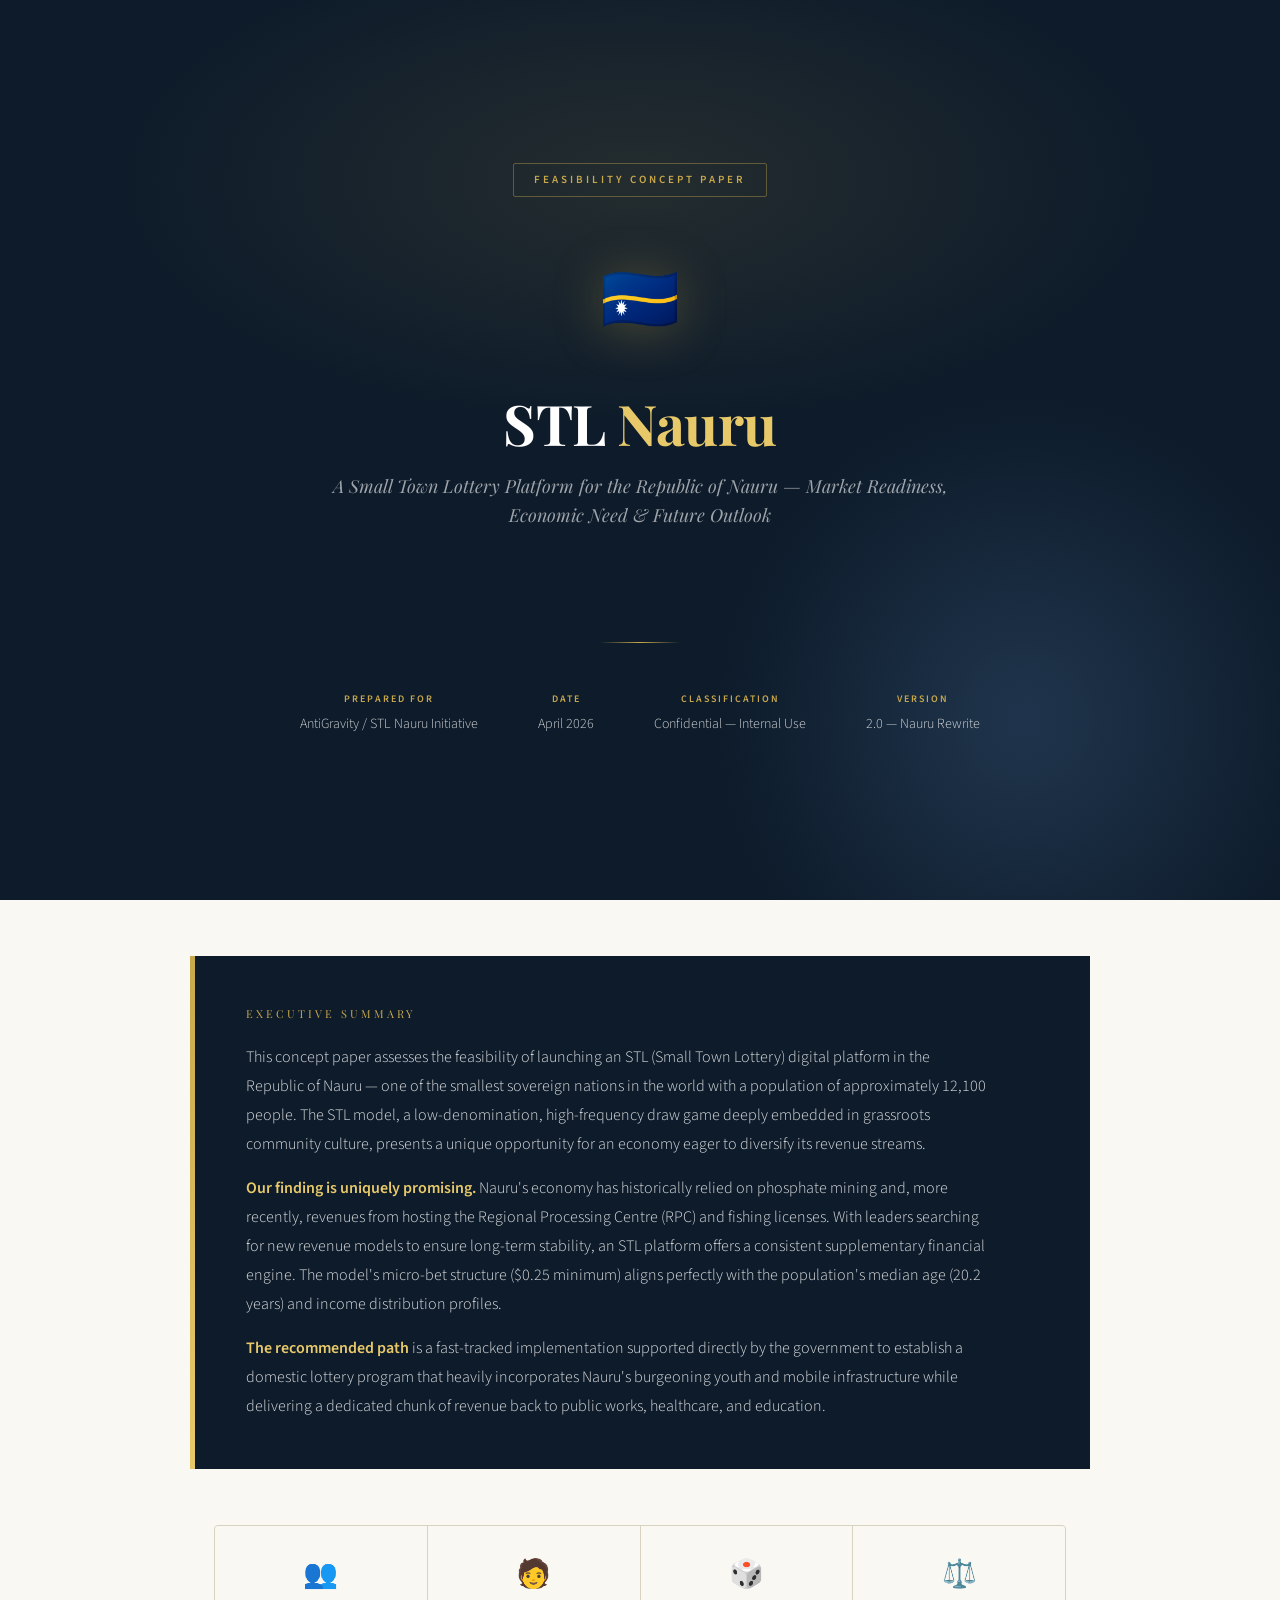
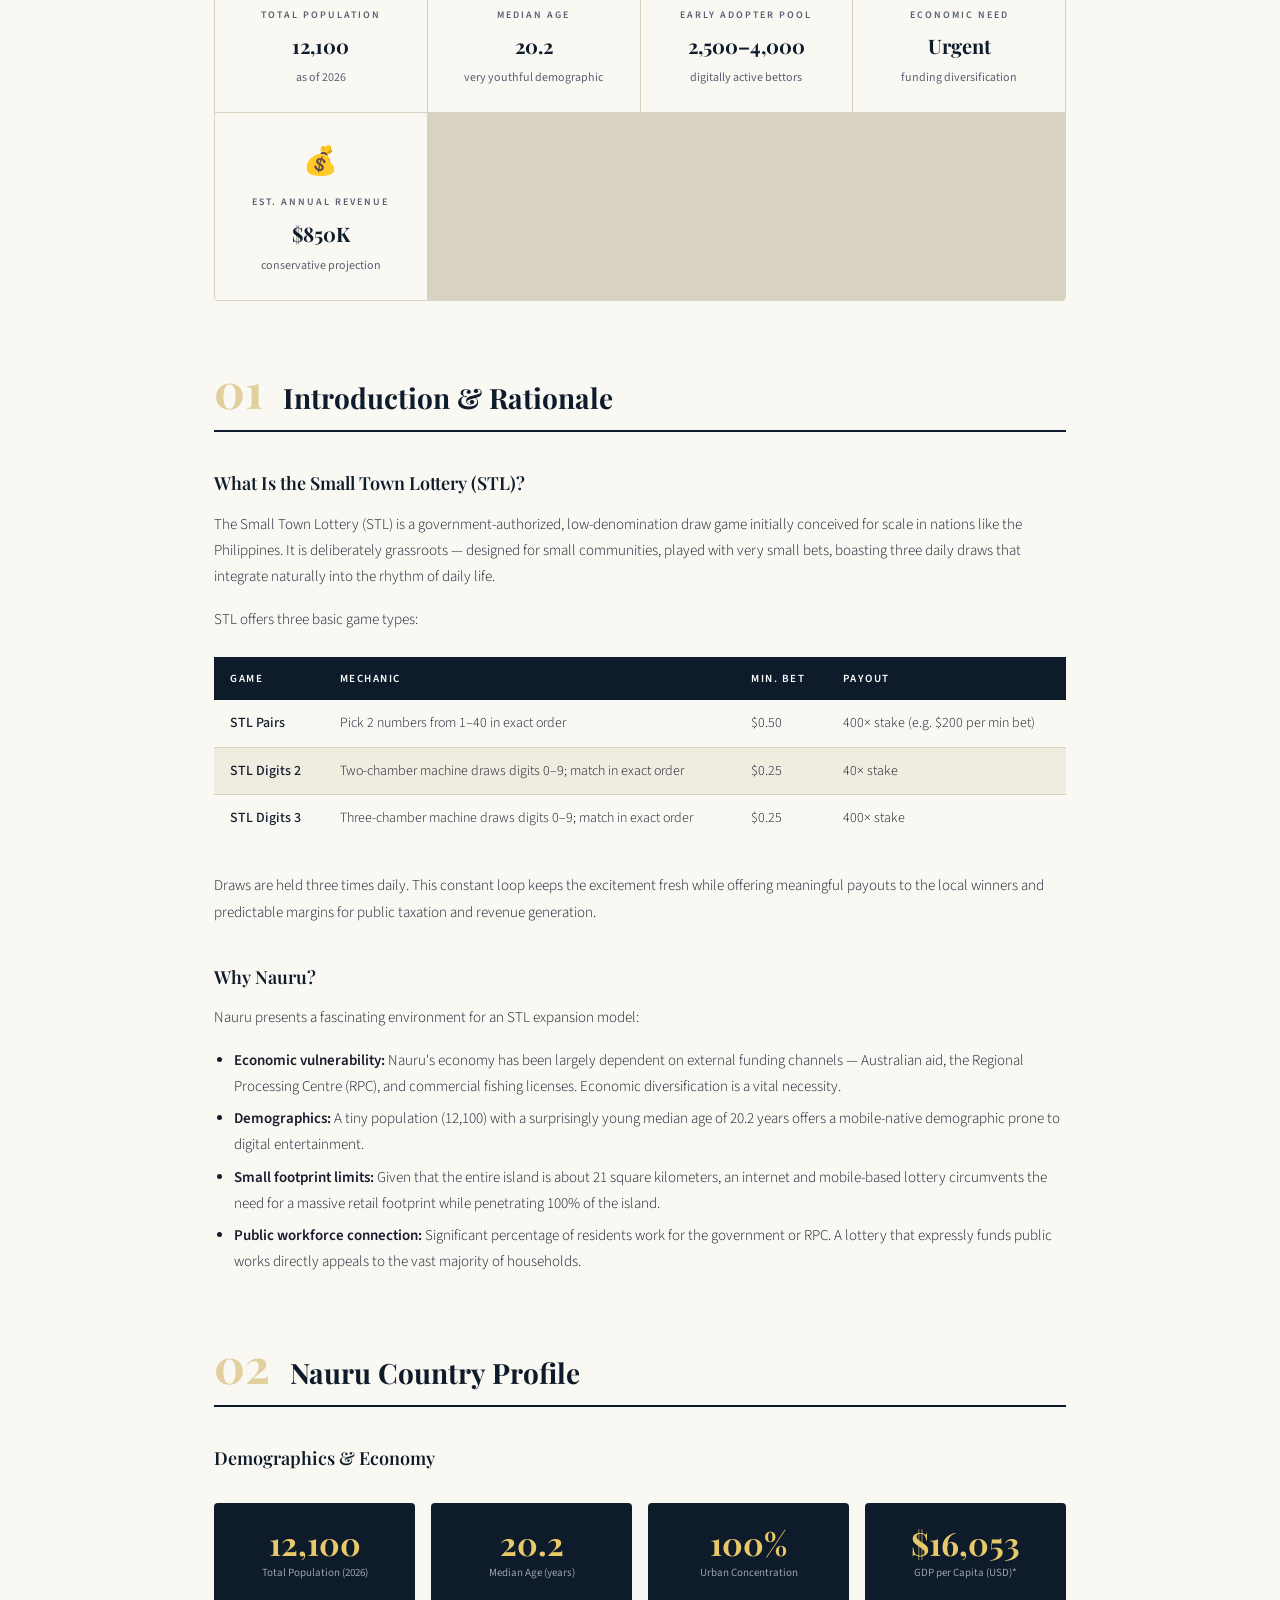
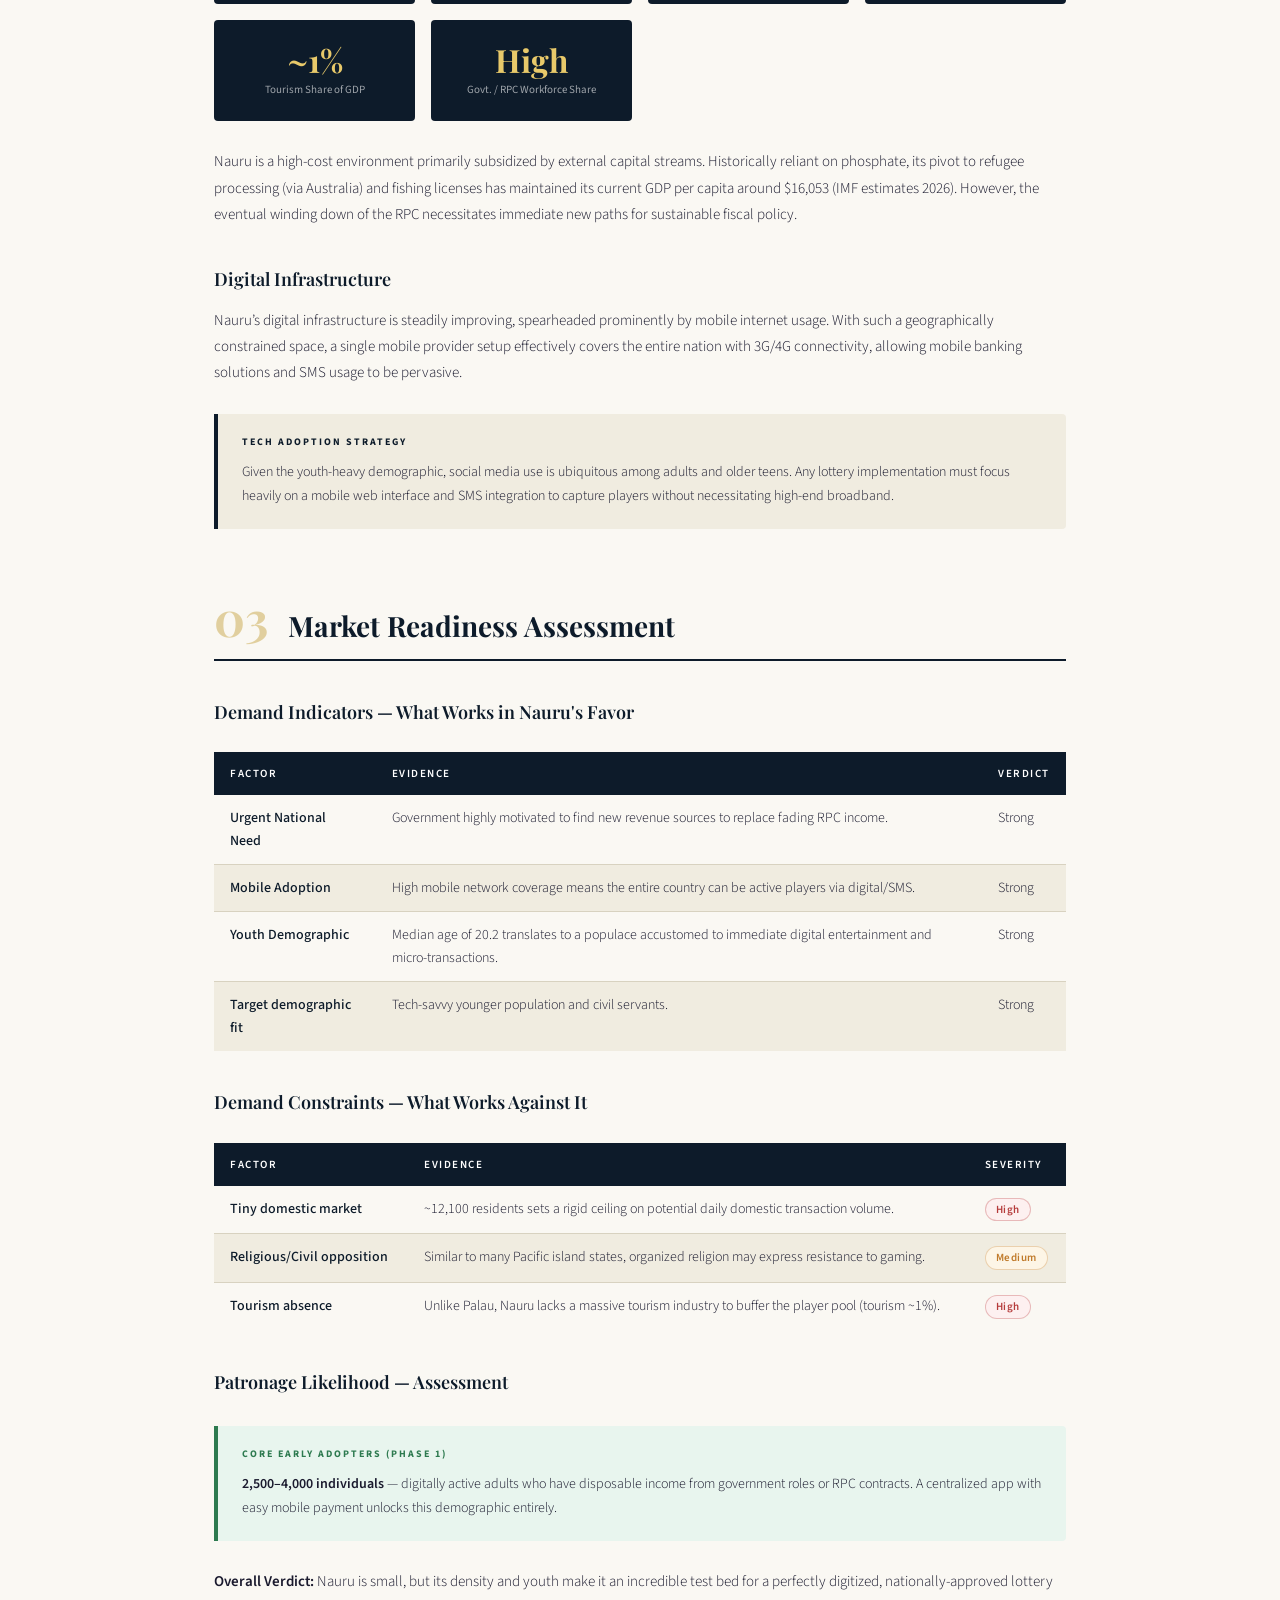
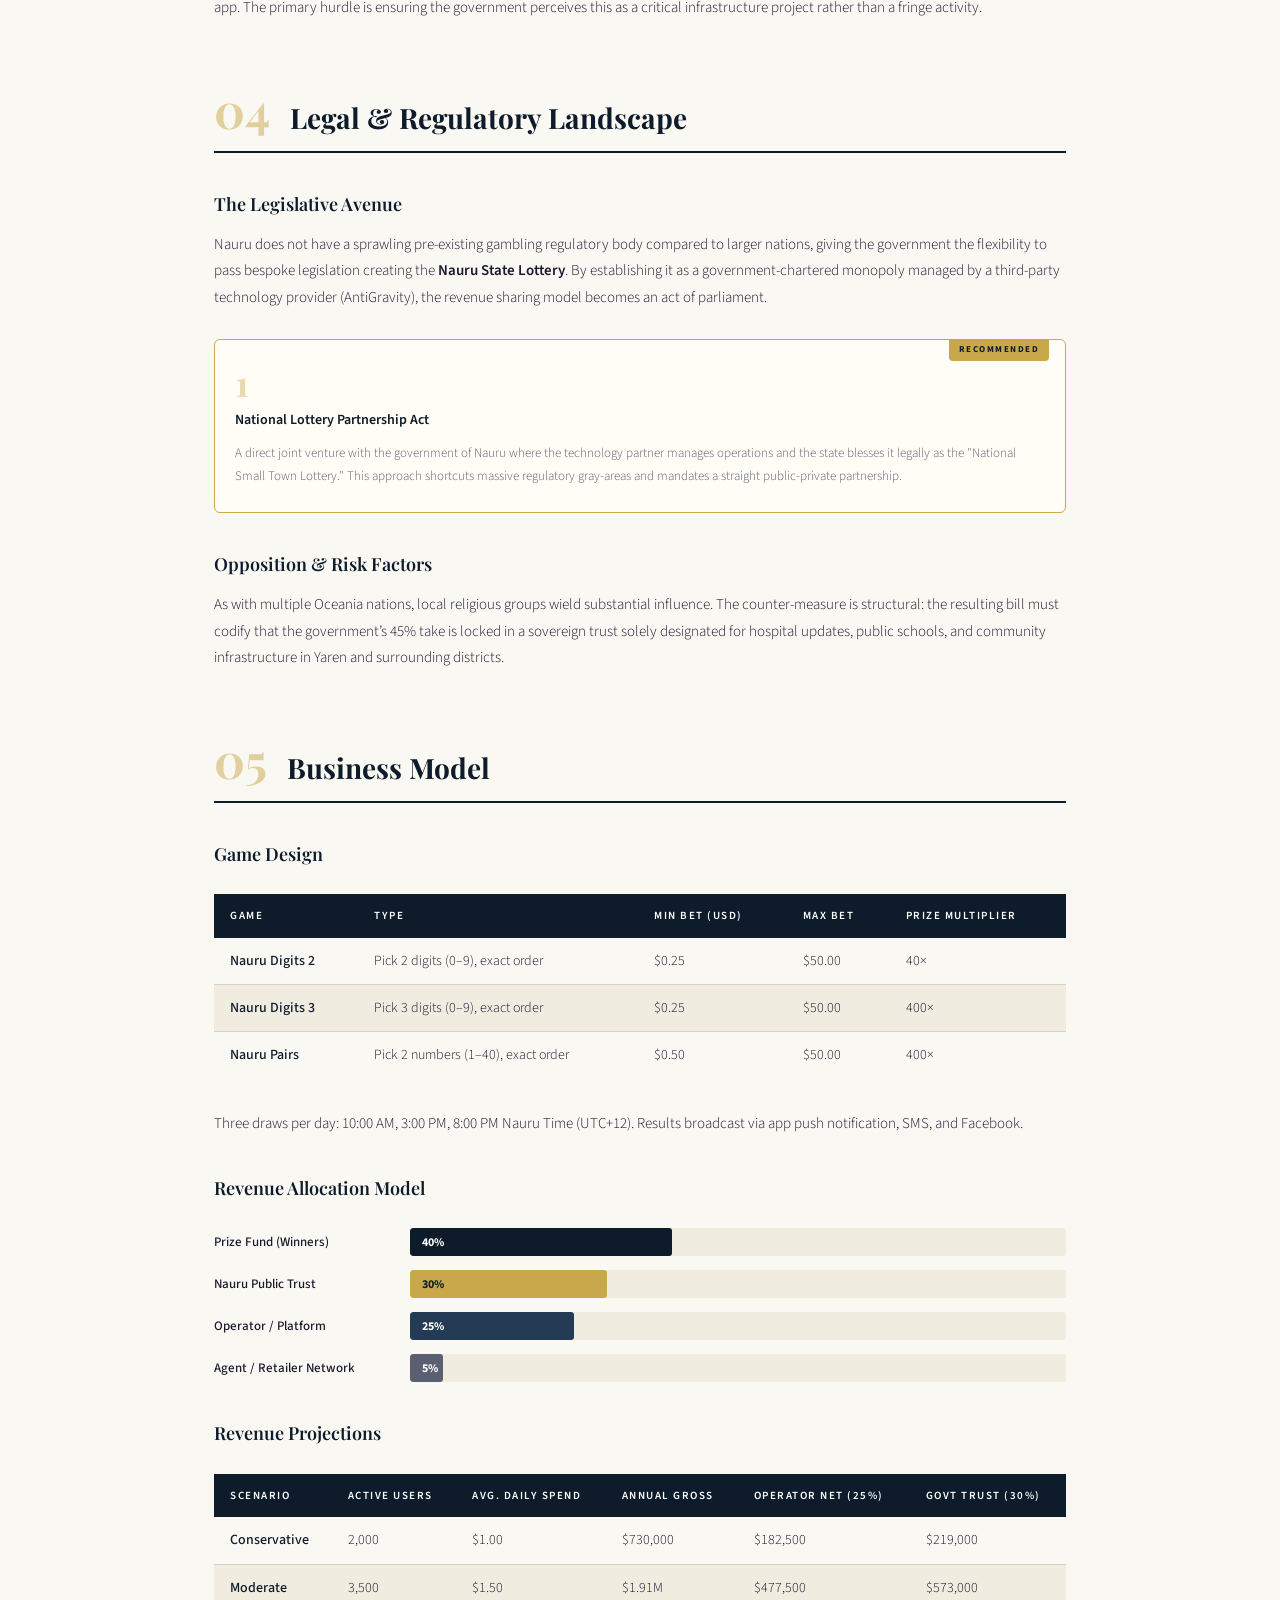
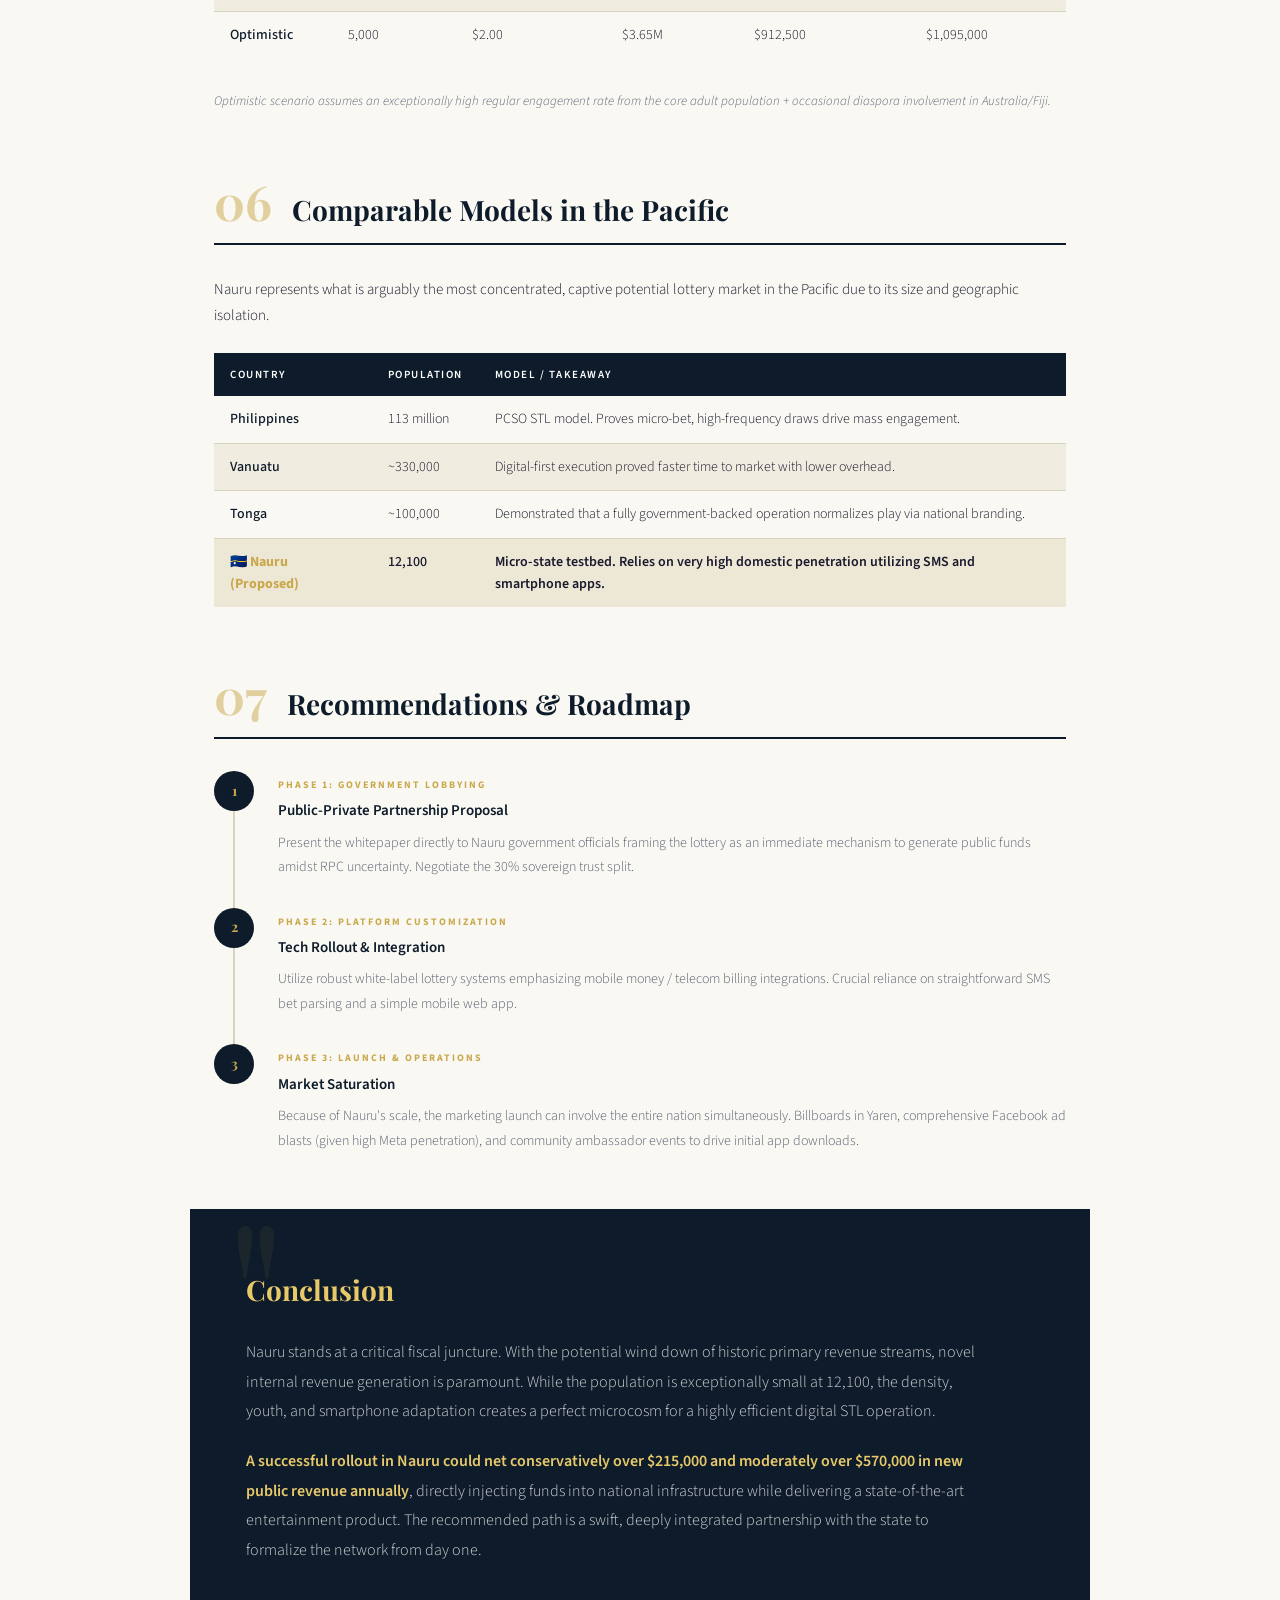
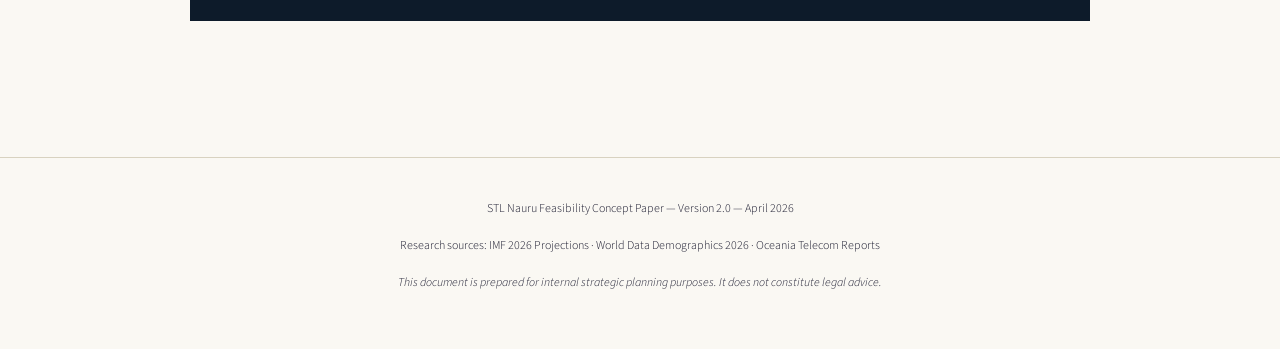
<file: STL_Nauru_Concept_Paper.html>
<!DOCTYPE html>
<html lang="en">

<head>
  <meta charset="UTF-8">
  <meta name="viewport" content="width=device-width, initial-scale=1.0">
  <title>STL Nauru — Feasibility Concept Paper</title>
  <style>
    @import url('https://fonts.googleapis.com/css2?family=Playfair+Display:ital,wght@0,400;0,600;0,700;1,400&family=Source+Sans+3:wght@300;400;500;600&family=Source+Code+Pro:wght@400;500&display=swap');

    :root {
      --navy: #0d1b2a;
      --navy-mid: #1b2e44;
      --navy-light: #243b55;
      --gold: #c9a84c;
      --gold-light: #e8c96a;
      --gold-pale: #f5e9c8;
      --cream: #faf8f3;
      --cream-dark: #f0ece0;
      --text: #1a1a2e;
      --text-muted: #5a6072;
      --text-light: #8892a4;
      --green: #2d7a4f;
      --green-bg: #e8f5ee;
      --red: #b53b3b;
      --red-bg: #fdf0f0;
      --amber: #c07a2a;
      --amber-bg: #fdf5e6;
      --border: #d8d2c0;
      --shadow: rgba(13, 27, 42, 0.08);
    }

    * {
      box-sizing: border-box;
      margin: 0;
      padding: 0;
    }

    body {
      font-family: 'Source Sans 3', Georgia, sans-serif;
      font-size: 15px;
      line-height: 1.75;
      color: var(--text);
      background: var(--cream);
    }

    /* ── COVER PAGE ── */
    .cover {
      min-height: 100vh;
      background: var(--navy);
      display: flex;
      flex-direction: column;
      justify-content: center;
      align-items: center;
      text-align: center;
      padding: 60px 40px;
      position: relative;
      overflow: hidden;
    }

    .cover::before {
      content: '';
      position: absolute;
      inset: 0;
      background:
        radial-gradient(ellipse 60% 40% at 50% 20%, rgba(201, 168, 76, 0.12) 0%, transparent 70%),
        radial-gradient(ellipse 40% 60% at 80% 80%, rgba(36, 59, 85, 0.8) 0%, transparent 60%);
    }

    .cover-badge {
      position: relative;
      display: inline-block;
      font-family: 'Source Sans 3', sans-serif;
      font-size: 11px;
      font-weight: 600;
      letter-spacing: 3px;
      text-transform: uppercase;
      color: var(--gold);
      border: 1px solid rgba(201, 168, 76, 0.4);
      padding: 6px 20px;
      border-radius: 2px;
      margin-bottom: 48px;
    }

    .cover-flag {
      position: relative;
      font-size: 64px;
      margin-bottom: 32px;
      filter: drop-shadow(0 4px 24px rgba(201, 168, 76, 0.3));
    }

    .cover h1 {
      position: relative;
      font-family: 'Playfair Display', Georgia, serif;
      font-size: clamp(32px, 5vw, 56px);
      font-weight: 700;
      color: #fff;
      line-height: 1.2;
      max-width: 760px;
      margin-bottom: 16px;
      letter-spacing: -0.5px;
    }

    .cover h1 span {
      color: var(--gold-light);
    }

    .cover-subtitle {
      position: relative;
      font-family: 'Playfair Display', serif;
      font-style: italic;
      font-size: 18px;
      color: rgba(255, 255, 255, 0.6);
      max-width: 620px;
      margin-bottom: 64px;
      line-height: 1.6;
    }

    .cover-meta {
      position: relative;
      display: flex;
      gap: 60px;
      flex-wrap: wrap;
      justify-content: center;
    }

    .cover-meta-item {
      text-align: center;
    }

    .cover-meta-item .label {
      font-size: 10px;
      font-weight: 600;
      letter-spacing: 2px;
      text-transform: uppercase;
      color: var(--gold);
      margin-bottom: 4px;
    }

    .cover-meta-item .value {
      font-size: 14px;
      color: rgba(255, 255, 255, 0.8);
      font-weight: 300;
    }

    .cover-divider {
      position: relative;
      width: 80px;
      height: 1px;
      background: linear-gradient(90deg, transparent, var(--gold), transparent);
      margin: 48px auto;
    }

    /* ── DOCUMENT WRAPPER ── */
    .document {
      max-width: 900px;
      margin: 0 auto;
      padding: 0 24px 80px;
    }

    /* ── EXEC SUMMARY BANNER ── */
    .exec-banner {
      background: var(--navy);
      color: #fff;
      padding: 48px 56px;
      margin: 56px -24px 56px;
      position: relative;
      overflow: hidden;
    }

    .exec-banner::before {
      content: '';
      position: absolute;
      left: 0;
      top: 0;
      bottom: 0;
      width: 5px;
      background: linear-gradient(180deg, var(--gold), var(--gold-light));
    }

    .exec-banner h2 {
      font-family: 'Playfair Display', serif;
      font-size: 11px;
      font-weight: 400;
      letter-spacing: 3px;
      text-transform: uppercase;
      color: var(--gold);
      margin-bottom: 20px;
    }

    .exec-banner p {
      font-size: 16px;
      line-height: 1.8;
      color: rgba(255, 255, 255, 0.85);
      max-width: 740px;
      margin-bottom: 16px;
    }

    .exec-banner p:last-child {
      margin-bottom: 0;
    }

    .exec-banner strong {
      color: var(--gold-light);
      font-weight: 600;
    }

    /* ── VERDICT BOX ── */
    .verdict {
      display: grid;
      grid-template-columns: repeat(auto-fit, minmax(200px, 1fr));
      gap: 1px;
      background: var(--border);
      border: 1px solid var(--border);
      margin: 40px 0;
      border-radius: 4px;
      overflow: hidden;
    }

    .verdict-item {
      background: var(--cream);
      padding: 24px 28px;
      text-align: center;
    }

    .verdict-item .v-icon {
      font-size: 28px;
      margin-bottom: 8px;
    }

    .verdict-item .v-label {
      font-size: 10px;
      font-weight: 600;
      letter-spacing: 2px;
      text-transform: uppercase;
      color: var(--text-muted);
      margin-bottom: 4px;
    }

    .verdict-item .v-value {
      font-family: 'Playfair Display', serif;
      font-size: 20px;
      font-weight: 700;
      color: var(--navy);
    }

    .verdict-item .v-note {
      font-size: 12px;
      color: var(--text-muted);
      margin-top: 4px;
    }

    /* ── SECTION HEADERS ── */
    .section-header {
      display: flex;
      align-items: baseline;
      gap: 20px;
      margin: 64px 0 32px;
      padding-bottom: 16px;
      border-bottom: 2px solid var(--navy);
    }

    .section-num {
      font-family: 'Playfair Display', serif;
      font-size: 48px;
      font-weight: 700;
      color: var(--gold);
      line-height: 1;
      opacity: 0.5;
      flex-shrink: 0;
    }

    .section-title {
      font-family: 'Playfair Display', serif;
      font-size: 28px;
      font-weight: 700;
      color: var(--navy);
      line-height: 1.2;
    }

    /* ── TYPOGRAPHY ── */
    h3 {
      font-family: 'Playfair Display', serif;
      font-size: 18px;
      font-weight: 600;
      color: var(--navy);
      margin: 36px 0 12px;
    }

    h4 {
      font-size: 13px;
      font-weight: 600;
      letter-spacing: 1.5px;
      text-transform: uppercase;
      color: var(--text-muted);
      margin: 28px 0 10px;
    }

    p {
      margin-bottom: 16px;
      color: var(--text);
      font-weight: 300;
    }

    strong {
      font-weight: 600;
      color: var(--text);
    }

    ul,
    ol {
      margin: 0 0 20px 20px;
      font-weight: 300;
    }

    li {
      margin-bottom: 6px;
    }

    /* ── TABLES ── */
    .table-wrap {
      overflow-x: auto;
      margin: 24px 0 32px;
    }

    table {
      width: 100%;
      border-collapse: collapse;
      font-size: 14px;
      font-weight: 300;
    }

    thead tr {
      background: var(--navy);
      color: #fff;
    }

    thead th {
      padding: 12px 16px;
      text-align: left;
      font-size: 11px;
      font-weight: 600;
      letter-spacing: 1.5px;
      text-transform: uppercase;
    }

    tbody tr {
      border-bottom: 1px solid var(--border);
    }

    tbody tr:nth-child(even) {
      background: var(--cream-dark);
    }

    tbody tr:last-child {
      border-bottom: none;
    }

    td {
      padding: 12px 16px;
      vertical-align: top;
      line-height: 1.6;
    }

    td:first-child {
      font-weight: 500;
      color: var(--navy);
    }

    /* ── STAT CARDS ── */
    .stats-grid {
      display: grid;
      grid-template-columns: repeat(auto-fit, minmax(160px, 1fr));
      gap: 16px;
      margin: 28px 0;
    }

    .stat-card {
      background: var(--navy);
      color: #fff;
      padding: 24px 20px;
      border-radius: 4px;
      text-align: center;
    }

    .stat-card .s-value {
      font-family: 'Playfair Display', serif;
      font-size: 32px;
      font-weight: 700;
      color: var(--gold-light);
      line-height: 1;
      margin-bottom: 6px;
    }

    .stat-card .s-label {
      font-size: 11px;
      color: rgba(255, 255, 255, 0.6);
      font-weight: 400;
      line-height: 1.4;
    }

    /* ── CALLOUT BOXES ── */
    .callout {
      border-left: 4px solid;
      padding: 20px 24px;
      margin: 28px 0;
      border-radius: 0 4px 4px 0;
    }

    .callout.green {
      border-color: var(--green);
      background: var(--green-bg);
    }

    .callout.red {
      border-color: var(--red);
      background: var(--red-bg);
    }

    .callout.amber {
      border-color: var(--amber);
      background: var(--amber-bg);
    }

    .callout.navy {
      border-color: var(--navy);
      background: var(--cream-dark);
    }

    .callout .callout-label {
      font-size: 10px;
      font-weight: 700;
      letter-spacing: 2px;
      text-transform: uppercase;
      margin-bottom: 8px;
    }

    .callout.green .callout-label {
      color: var(--green);
    }

    .callout.red .callout-label {
      color: var(--red);
    }

    .callout.amber .callout-label {
      color: var(--amber);
    }

    .callout.navy .callout-label {
      color: var(--navy);
    }

    .callout p {
      margin-bottom: 6px;
      font-size: 14px;
    }

    .callout p:last-child {
      margin-bottom: 0;
    }

    /* ── RISK BADGE ── */
    .risk {
      display: inline-block;
      padding: 2px 10px;
      border-radius: 20px;
      font-size: 11px;
      font-weight: 600;
      letter-spacing: 0.5px;
    }

    .risk.high {
      background: var(--red-bg);
      color: var(--red);
      border: 1px solid rgba(181, 59, 59, 0.3);
    }

    .risk.med {
      background: var(--amber-bg);
      color: var(--amber);
      border: 1px solid rgba(192, 122, 42, 0.3);
    }

    .risk.low {
      background: var(--green-bg);
      color: var(--green);
      border: 1px solid rgba(45, 122, 79, 0.3);
    }

    /* ── ROADMAP ── */
    .roadmap {
      position: relative;
      margin: 32px 0;
    }

    .roadmap-item {
      display: flex;
      gap: 24px;
      margin-bottom: 28px;
      position: relative;
    }

    .roadmap-item::before {
      content: '';
      position: absolute;
      left: 19px;
      top: 40px;
      bottom: -28px;
      width: 2px;
      background: var(--border);
    }

    .roadmap-item:last-child::before {
      display: none;
    }

    .roadmap-dot {
      width: 40px;
      height: 40px;
      border-radius: 50%;
      background: var(--navy);
      color: var(--gold);
      display: flex;
      align-items: center;
      justify-content: center;
      font-size: 14px;
      font-weight: 700;
      flex-shrink: 0;
      font-family: 'Playfair Display', serif;
      position: relative;
      z-index: 1;
    }

    .roadmap-content {
      padding-top: 6px;
    }

    .roadmap-phase {
      font-size: 10px;
      font-weight: 700;
      letter-spacing: 2px;
      text-transform: uppercase;
      color: var(--gold);
      margin-bottom: 4px;
    }

    .roadmap-content h4 {
      font-size: 15px;
      font-weight: 600;
      color: var(--navy);
      margin: 0 0 6px;
      text-transform: none;
      letter-spacing: 0;
    }

    .roadmap-content p {
      font-size: 14px;
      font-weight: 300;
      margin-bottom: 0;
      color: var(--text-muted);
    }

    /* ── REVENUE MODEL ── */
    .rev-bars {
      margin: 24px 0;
    }

    .rev-bar-row {
      display: flex;
      align-items: center;
      gap: 16px;
      margin-bottom: 14px;
    }

    .rev-bar-label {
      font-size: 13px;
      font-weight: 500;
      width: 180px;
      flex-shrink: 0;
      color: var(--text);
    }

    .rev-bar-track {
      flex: 1;
      height: 28px;
      background: var(--cream-dark);
      border-radius: 3px;
      overflow: hidden;
      position: relative;
    }

    .rev-bar-fill {
      height: 100%;
      display: flex;
      align-items: center;
      padding-left: 12px;
      font-size: 12px;
      font-weight: 700;
      color: #fff;
      border-radius: 3px;
    }

    .rev-bar-fill.winners {
      background: var(--navy);
      width: 40%;
    }

    .rev-bar-fill.govt {
      background: var(--gold);
      color: var(--navy);
      width: 30%;
    }

    .rev-bar-fill.operator {
      background: var(--navy-light);
      width: 25%;
    }

    .rev-bar-fill.agents {
      background: var(--text-muted);
      width: 5%;
    }

    /* ── LEGAL PATH ── */
    .legal-paths {
      display: grid;
      grid-template-columns: repeat(auto-fit, minmax(260px, 1fr));
      gap: 16px;
      margin: 28px 0;
    }

    .legal-path {
      border: 1px solid var(--border);
      border-radius: 6px;
      padding: 24px 20px;
      background: var(--cream);
    }

    .legal-path.recommended {
      border-color: var(--gold);
      background: #fffdf5;
      position: relative;
    }

    .legal-path.recommended::before {
      content: 'RECOMMENDED';
      position: absolute;
      top: -1px;
      right: 16px;
      background: var(--gold);
      color: var(--navy);
      font-size: 9px;
      font-weight: 700;
      letter-spacing: 1.5px;
      padding: 3px 10px;
      border-radius: 0 0 4px 4px;
    }

    .legal-path-num {
      font-family: 'Playfair Display', serif;
      font-size: 36px;
      font-weight: 700;
      color: var(--gold);
      opacity: 0.4;
      line-height: 1;
      margin-bottom: 8px;
    }

    .legal-path h4 {
      font-size: 14px;
      font-weight: 600;
      color: var(--navy);
      margin: 0 0 10px;
      text-transform: none;
      letter-spacing: 0;
    }

    .legal-path p {
      font-size: 13px;
      color: var(--text-muted);
      margin-bottom: 0;
    }

    /* ── COMPARABLE TABLE HIGHLIGHT ── */
    .palau-row td {
      background: rgba(201, 168, 76, 0.08) !important;
      font-weight: 500 !important;
    }

    .palau-row td:first-child {
      color: var(--gold) !important;
      font-weight: 700 !important;
    }

    /* ── CONCLUSION ── */
    .conclusion {
      background: var(--navy);
      color: #fff;
      padding: 56px;
      margin: 56px -24px 0;
      position: relative;
      overflow: hidden;
    }

    .conclusion::before {
      content: '"';
      position: absolute;
      top: -20px;
      left: 36px;
      font-family: 'Playfair Display', serif;
      font-size: 200px;
      color: rgba(201, 168, 76, 0.08);
      line-height: 1;
      pointer-events: none;
    }

    .conclusion h2 {
      font-family: 'Playfair Display', serif;
      font-size: 28px;
      font-weight: 700;
      color: var(--gold-light);
      margin-bottom: 24px;
      position: relative;
    }

    .conclusion p {
      font-size: 16px;
      line-height: 1.85;
      color: rgba(255, 255, 255, 0.8);
      max-width: 740px;
      margin-bottom: 20px;
      position: relative;
      font-weight: 300;
    }

    .conclusion p strong {
      color: var(--gold-light);
      font-weight: 600;
    }

    .conclusion p:last-child {
      margin-bottom: 0;
    }

    /* ── FOOTER ── */
    .doc-footer {
      text-align: center;
      padding: 40px 24px;
      color: var(--text-light);
      font-size: 12px;
      border-top: 1px solid var(--border);
      margin-top: 56px;
    }

    /* ── PRINT ── */
    @media print {
      .cover {
        min-height: auto;
        padding: 40px;
        page-break-after: always;
      }

      .exec-banner,
      .conclusion {
        margin-left: 0;
        margin-right: 0;
      }

      .section-header {
        margin-top: 40px;
      }

      body {
        font-size: 13px;
      }

      .stats-grid {
        grid-template-columns: repeat(4, 1fr);
      }
    }

    @media (max-width: 640px) {
      .exec-banner {
        padding: 32px 24px;
      }

      .conclusion {
        padding: 40px 24px;
      }

      .cover-meta {
        gap: 32px;
      }

      .section-num {
        font-size: 36px;
      }
    }
  </style>
</head>

<body>

  <!-- ══════════════════════════ COVER ══════════════════════════ -->
  <div class="cover">
    <div class="cover-badge">Feasibility Concept Paper</div>
    <div class="cover-flag">🇳🇷</div>
    <h1>STL <span>Nauru</span></h1>
    <p class="cover-subtitle">A Small Town Lottery Platform for the Republic of Nauru — Market Readiness, Economic Need
      &amp; Future Outlook</p>
    <div class="cover-divider"></div>
    <div class="cover-meta">
      <div class="cover-meta-item">
        <div class="label">Prepared For</div>
        <div class="value">AntiGravity / STL Nauru Initiative</div>
      </div>
      <div class="cover-meta-item">
        <div class="label">Date</div>
        <div class="value">April 2026</div>
      </div>
      <div class="cover-meta-item">
        <div class="label">Classification</div>
        <div class="value">Confidential — Internal Use</div>
      </div>
      <div class="cover-meta-item">
        <div class="label">Version</div>
        <div class="value">2.0 — Nauru Rewrite</div>
      </div>
    </div>
  </div>

  <!-- ══════════════════════════ BODY ══════════════════════════ -->
  <div class="document">

    <!-- EXECUTIVE SUMMARY -->
    <div class="exec-banner">
      <h2>Executive Summary</h2>
      <p>This concept paper assesses the feasibility of launching an STL (Small Town Lottery) digital platform in the
        Republic of Nauru — one of the smallest sovereign nations in the world with a population of approximately 12,100
        people. The STL model, a low-denomination, high-frequency draw game deeply embedded in grassroots community
        culture, presents a unique opportunity for an economy eager to diversify its revenue streams.</p>
      <p><strong>Our finding is uniquely promising.</strong> Nauru's economy has historically relied on phosphate mining
        and, more recently, revenues from hosting the Regional Processing Centre (RPC) and fishing licenses. With
        leaders searching for new revenue models to ensure long-term stability, an STL platform offers a consistent
        supplementary financial engine. The model's micro-bet structure ($0.25 minimum) aligns perfectly with the
        population's median age (20.2 years) and income distribution profiles.</p>
      <p><strong>The recommended path</strong> is a fast-tracked implementation supported directly by the government to
        establish a domestic lottery program that heavily incorporates Nauru's burgeoning youth and mobile
        infrastructure while delivering a dedicated chunk of revenue back to public works, healthcare, and education.
      </p>
    </div>

    <!-- KEY METRICS -->
    <div class="verdict">
      <div class="verdict-item">
        <div class="v-icon">👥</div>
        <div class="v-label">Total Population</div>
        <div class="v-value">12,100</div>
        <div class="v-note">as of 2026</div>
      </div>
      <div class="verdict-item">
        <div class="v-icon">🧑</div>
        <div class="v-label">Median Age</div>
        <div class="v-value">20.2</div>
        <div class="v-note">very youthful demographic</div>
      </div>
      <div class="verdict-item">
        <div class="v-icon">🎲</div>
        <div class="v-label">Early Adopter Pool</div>
        <div class="v-value">2,500–4,000</div>
        <div class="v-note">digitally active bettors</div>
      </div>
      <div class="verdict-item">
        <div class="v-icon">⚖️</div>
        <div class="v-label">Economic Need</div>
        <div class="v-value">Urgent</div>
        <div class="v-note">funding diversification</div>
      </div>
      <div class="verdict-item">
        <div class="v-icon">💰</div>
        <div class="v-label">Est. Annual Revenue</div>
        <div class="v-value">$850K</div>
        <div class="v-note">conservative projection</div>
      </div>
    </div>


    <!-- ─── SECTION 1 ─── -->
    <div class="section-header">
      <div class="section-num">01</div>
      <div class="section-title">Introduction &amp; Rationale</div>
    </div>

    <h3>What Is the Small Town Lottery (STL)?</h3>
    <p>The Small Town Lottery (STL) is a government-authorized, low-denomination draw game initially conceived for scale
      in nations like the Philippines. It is deliberately grassroots — designed for small communities, played with very
      small bets, boasting three daily draws that integrate naturally into the rhythm of daily life.</p>

    <p>STL offers three basic game types:</p>
    <div class="table-wrap">
      <table>
        <thead>
          <tr>
            <th>Game</th>
            <th>Mechanic</th>
            <th>Min. Bet</th>
            <th>Payout</th>
          </tr>
        </thead>
        <tbody>
          <tr>
            <td>STL Pairs</td>
            <td>Pick 2 numbers from 1–40 in exact order</td>
            <td>$0.50</td>
            <td>400× stake (e.g. $200 per min bet)</td>
          </tr>
          <tr>
            <td>STL Digits 2</td>
            <td>Two-chamber machine draws digits 0–9; match in exact order</td>
            <td>$0.25</td>
            <td>40× stake</td>
          </tr>
          <tr>
            <td>STL Digits 3</td>
            <td>Three-chamber machine draws digits 0–9; match in exact order</td>
            <td>$0.25</td>
            <td>400× stake</td>
          </tr>
        </tbody>
      </table>
    </div>

    <p>Draws are held three times daily. This constant loop keeps the excitement fresh while offering meaningful payouts
      to the local winners and predictable margins for public taxation and revenue generation.</p>

    <h3>Why Nauru?</h3>
    <p>Nauru presents a fascinating environment for an STL expansion model:</p>
    <ul>
      <li><strong>Economic vulnerability:</strong> Nauru's economy has been largely dependent on external funding
        channels — Australian aid, the Regional Processing Centre (RPC), and commercial fishing licenses. Economic
        diversification is a vital necessity.</li>
      <li><strong>Demographics:</strong> A tiny population (12,100) with a surprisingly young median age of 20.2 years
        offers a mobile-native demographic prone to digital entertainment.</li>
      <li><strong>Small footprint limits:</strong> Given that the entire island is about 21 square kilometers, an
        internet and mobile-based lottery circumvents the need for a massive retail footprint while penetrating 100% of
        the island.</li>
      <li><strong>Public workforce connection:</strong> Significant percentage of residents work for the government or
        RPC. A lottery that expressly funds public works directly appeals to the vast majority of households.</li>
    </ul>


    <!-- ─── SECTION 2 ─── -->
    <div class="section-header">
      <div class="section-num">02</div>
      <div class="section-title">Nauru Country Profile</div>
    </div>

    <h3>Demographics &amp; Economy</h3>

    <div class="stats-grid">
      <div class="stat-card">
        <div class="s-value">12,100</div>
        <div class="s-label">Total Population (2026)</div>
      </div>
      <div class="stat-card">
        <div class="s-value">20.2</div>
        <div class="s-label">Median Age (years)</div>
      </div>
      <div class="stat-card">
        <div class="s-value">100%</div>
        <div class="s-label">Urban Concentration</div>
      </div>
      <div class="stat-card">
        <div class="s-value">$16,053</div>
        <div class="s-label">GDP per Capita (USD)*</div>
      </div>
      <div class="stat-card">
        <div class="s-value">~1%</div>
        <div class="s-label">Tourism Share of GDP</div>
      </div>
      <div class="stat-card">
        <div class="s-value">High</div>
        <div class="s-label">Govt. / RPC Workforce Share</div>
      </div>
    </div>

    <p>Nauru is a high-cost environment primarily subsidized by external capital streams. Historically reliant on
      phosphate, its pivot to refugee processing (via Australia) and fishing licenses has maintained its current GDP per
      capita around $16,053 (IMF estimates 2026). However, the eventual winding down of the RPC necessitates immediate
      new paths for sustainable fiscal policy. </p>

    <h3>Digital Infrastructure</h3>

    <p>Nauru’s digital infrastructure is steadily improving, spearheaded prominently by mobile internet usage. With such
      a geographically constrained space, a single mobile provider setup effectively covers the entire nation with 3G/4G
      connectivity, allowing mobile banking solutions and SMS usage to be pervasive.</p>

    <div class="callout navy">
      <div class="callout-label">Tech Adoption Strategy</div>
      <p>Given the youth-heavy demographic, social media use is ubiquitous among adults and older teens. Any lottery
        implementation must focus heavily on a mobile web interface and SMS integration to capture players without
        necessitating high-end broadband.</p>
    </div>


    <!-- ─── SECTION 3 ─── -->
    <div class="section-header">
      <div class="section-num">03</div>
      <div class="section-title">Market Readiness Assessment</div>
    </div>

    <h3>Demand Indicators — What Works in Nauru's Favor</h3>

    <div class="table-wrap">
      <table>
        <thead>
          <tr>
            <th>Factor</th>
            <th>Evidence</th>
            <th>Verdict</th>
          </tr>
        </thead>
        <tbody>
          <tr>
            <td>Urgent National Need</td>
            <td>Government highly motivated to find new revenue sources to replace fading RPC income.</td>
            <td>Strong</td>
          </tr>
          <tr>
            <td>Mobile Adoption</td>
            <td>High mobile network coverage means the entire country can be active players via digital/SMS.</td>
            <td>Strong</td>
          </tr>
          <tr>
            <td>Youth Demographic</td>
            <td>Median age of 20.2 translates to a populace accustomed to immediate digital entertainment and
              micro-transactions.</td>
            <td>Strong</td>
          </tr>
          <tr>
            <td>Target demographic fit</td>
            <td>Tech-savvy younger population and civil servants.</td>
            <td>Strong</td>
          </tr>
        </tbody>
      </table>
    </div>

    <h3>Demand Constraints — What Works Against It</h3>

    <div class="table-wrap">
      <table>
        <thead>
          <tr>
            <th>Factor</th>
            <th>Evidence</th>
            <th>Severity</th>
          </tr>
        </thead>
        <tbody>
          <tr>
            <td>Tiny domestic market</td>
            <td>~12,100 residents sets a rigid ceiling on potential daily domestic transaction volume.</td>
            <td><span class="risk high">High</span></td>
          </tr>
          <tr>
            <td>Religious/Civil opposition</td>
            <td>Similar to many Pacific island states, organized religion may express resistance to gaming.</td>
            <td><span class="risk med">Medium</span></td>
          </tr>
          <tr>
            <td>Tourism absence</td>
            <td>Unlike Palau, Nauru lacks a massive tourism industry to buffer the player pool (tourism ~1%).</td>
            <td><span class="risk high">High</span></td>
          </tr>
        </tbody>
      </table>
    </div>

    <h3>Patronage Likelihood — Assessment</h3>

    <div class="callout green">
      <div class="callout-label">Core Early Adopters (Phase 1)</div>
      <p><strong>2,500–4,000 individuals</strong> — digitally active adults who have disposable income from government
        roles or RPC contracts. A centralized app with easy mobile payment unlocks this demographic entirely.</p>
    </div>

    <p><strong>Overall Verdict:</strong> Nauru is small, but its density and youth make it an incredible test bed for a
      perfectly digitized, nationally-approved lottery app. The primary hurdle is ensuring the government perceives this
      as a critical infrastructure project rather than a fringe activity.</p>


    <!-- ─── SECTION 4 ─── -->
    <div class="section-header">
      <div class="section-num">04</div>
      <div class="section-title">Legal &amp; Regulatory Landscape</div>
    </div>

    <h3>The Legislative Avenue</h3>
    <p>Nauru does not have a sprawling pre-existing gambling regulatory body compared to larger nations, giving the
      government the flexibility to pass bespoke legislation creating the <strong>Nauru State Lottery</strong>. By
      establishing it as a government-chartered monopoly managed by a third-party technology provider (AntiGravity), the
      revenue sharing model becomes an act of parliament.</p>

    <div class="legal-paths">
      <div class="legal-path recommended">
        <div class="legal-path-num">1</div>
        <h4>National Lottery Partnership Act</h4>
        <p>A direct joint venture with the government of Nauru where the technology partner manages operations and the
          state blesses it legally as the "National Small Town Lottery." This approach shortcuts massive regulatory
          gray-areas and mandates a straight public-private partnership.</p>
      </div>
    </div>

    <h3>Opposition &amp; Risk Factors</h3>
    <p>As with multiple Oceania nations, local religious groups wield substantial influence. The counter-measure is
      structural: the resulting bill must codify that the government’s 45% take is locked in a sovereign trust solely
      designated for hospital updates, public schools, and community infrastructure in Yaren and surrounding districts.
    </p>


    <!-- ─── SECTION 5 ─── -->
    <div class="section-header">
      <div class="section-num">05</div>
      <div class="section-title">Business Model</div>
    </div>

    <h3>Game Design</h3>
    <div class="table-wrap">
      <table>
        <thead>
          <tr>
            <th>Game</th>
            <th>Type</th>
            <th>Min Bet (USD)</th>
            <th>Max Bet</th>
            <th>Prize Multiplier</th>
          </tr>
        </thead>
        <tbody>
          <tr>
            <td>Nauru Digits 2</td>
            <td>Pick 2 digits (0–9), exact order</td>
            <td>$0.25</td>
            <td>$50.00</td>
            <td>40×</td>
          </tr>
          <tr>
            <td>Nauru Digits 3</td>
            <td>Pick 3 digits (0–9), exact order</td>
            <td>$0.25</td>
            <td>$50.00</td>
            <td>400×</td>
          </tr>
          <tr>
            <td>Nauru Pairs</td>
            <td>Pick 2 numbers (1–40), exact order</td>
            <td>$0.50</td>
            <td>$50.00</td>
            <td>400×</td>
          </tr>
        </tbody>
      </table>
    </div>
    <p>Three draws per day: 10:00 AM, 3:00 PM, 8:00 PM Nauru Time (UTC+12). Results broadcast via app push notification,
      SMS, and Facebook.</p>

    <h3>Revenue Allocation Model</h3>

    <div class="rev-bars">
      <div class="rev-bar-row">
        <div class="rev-bar-label">Prize Fund (Winners)</div>
        <div class="rev-bar-track">
          <div class="rev-bar-fill winners">40%</div>
        </div>
      </div>
      <div class="rev-bar-row">
        <div class="rev-bar-label">Nauru Public Trust</div>
        <div class="rev-bar-track">
          <div class="rev-bar-fill govt">30%</div>
        </div>
      </div>
      <div class="rev-bar-row">
        <div class="rev-bar-label">Operator / Platform</div>
        <div class="rev-bar-track">
          <div class="rev-bar-fill operator">25%</div>
        </div>
      </div>
      <div class="rev-bar-row">
        <div class="rev-bar-label">Agent / Retailer Network</div>
        <div class="rev-bar-track">
          <div class="rev-bar-fill agents">5%</div>
        </div>
      </div>
    </div>

    <h3>Revenue Projections</h3>
    <div class="table-wrap">
      <table>
        <thead>
          <tr>
            <th>Scenario</th>
            <th>Active Users</th>
            <th>Avg. Daily Spend</th>
            <th>Annual Gross</th>
            <th>Operator Net (25%)</th>
            <th>Govt Trust (30%)</th>
          </tr>
        </thead>
        <tbody>
          <tr>
            <td>Conservative</td>
            <td>2,000</td>
            <td>$1.00</td>
            <td>$730,000</td>
            <td>$182,500</td>
            <td>$219,000</td>
          </tr>
          <tr>
            <td>Moderate</td>
            <td>3,500</td>
            <td>$1.50</td>
            <td>$1.91M</td>
            <td>$477,500</td>
            <td>$573,000</td>
          </tr>
          <tr>
            <td>Optimistic</td>
            <td>5,000</td>
            <td>$2.00</td>
            <td>$3.65M</td>
            <td>$912,500</td>
            <td>$1,095,000</td>
          </tr>
        </tbody>
      </table>
    </div>
    <p style="font-size:13px; color:var(--text-muted);"><em>Optimistic scenario assumes an exceptionally high regular
        engagement rate from the core adult population + occasional diaspora involvement in Australia/Fiji.</em></p>


    <!-- ─── SECTION 6 ─── -->
    <div class="section-header">
      <div class="section-num">06</div>
      <div class="section-title">Comparable Models in the Pacific</div>
    </div>

    <p>Nauru represents what is arguably the most concentrated, captive potential lottery market in the Pacific due to
      its size and geographic isolation.</p>

    <div class="table-wrap">
      <table>
        <thead>
          <tr>
            <th>Country</th>
            <th>Population</th>
            <th>Model / Takeaway</th>
          </tr>
        </thead>
        <tbody>
          <tr>
            <td>Philippines</td>
            <td>113 million</td>
            <td>PCSO STL model. Proves micro-bet, high-frequency draws drive mass engagement.</td>
          </tr>
          <tr>
            <td>Vanuatu</td>
            <td>~330,000</td>
            <td>Digital-first execution proved faster time to market with lower overhead.</td>
          </tr>
          <tr>
            <td>Tonga</td>
            <td>~100,000</td>
            <td>Demonstrated that a fully government-backed operation normalizes play via national branding.</td>
          </tr>
          <tr class="palau-row">
            <td>🇳🇷 Nauru (Proposed)</td>
            <td>12,100</td>
            <td><strong>Micro-state testbed. Relies on very high domestic penetration utilizing SMS and smartphone
                apps.</strong></td>
          </tr>
        </tbody>
      </table>
    </div>

    <!-- ─── SECTION 7 ─── -->
    <div class="section-header">
      <div class="section-num">07</div>
      <div class="section-title">Recommendations &amp; Roadmap</div>
    </div>

    <div class="roadmap">
      <div class="roadmap-item">
        <div class="roadmap-dot">1</div>
        <div class="roadmap-content">
          <div class="roadmap-phase">Phase 1: Government Lobbying</div>
          <h4>Public-Private Partnership Proposal</h4>
          <p>Present the whitepaper directly to Nauru government officials framing the lottery as an immediate mechanism
            to generate public funds amidst RPC uncertainty. Negotiate the 30% sovereign trust split.</p>
        </div>
      </div>
      <div class="roadmap-item">
        <div class="roadmap-dot">2</div>
        <div class="roadmap-content">
          <div class="roadmap-phase">Phase 2: Platform Customization</div>
          <h4>Tech Rollout &amp; Integration</h4>
          <p>Utilize robust white-label lottery systems emphasizing mobile money / telecom billing integrations. Crucial
            reliance on straightforward SMS bet parsing and a simple mobile web app.</p>
        </div>
      </div>
      <div class="roadmap-item">
        <div class="roadmap-dot">3</div>
        <div class="roadmap-content">
          <div class="roadmap-phase">Phase 3: Launch &amp; Operations</div>
          <h4>Market Saturation</h4>
          <p>Because of Nauru's scale, the marketing launch can involve the entire nation simultaneously. Billboards in
            Yaren, comprehensive Facebook ad blasts (given high Meta penetration), and community ambassador events to
            drive initial app downloads.</p>
        </div>
      </div>
    </div>

    <!-- ─── SECTION 8 (CONCLUSION) ─── -->
    <div class="conclusion">
      <h2>Conclusion</h2>
      <p>Nauru stands at a critical fiscal juncture. With the potential wind down of historic primary revenue streams,
        novel internal revenue generation is paramount. While the population is exceptionally small at 12,100, the
        density, youth, and smartphone adaptation creates a perfect microcosm for a highly efficient digital STL
        operation.</p>
      <p><strong>A successful rollout in Nauru could net conservatively over $215,000 and moderately over $570,000 in
          new public revenue
          annually</strong>, directly injecting funds into national infrastructure while delivering a state-of-the-art
        entertainment product. The recommended path is a swift, deeply integrated partnership with the state to
        formalize the network from day one.</p>
    </div>

  </div>

  <div class="doc-footer">
    <p>STL Nauru Feasibility Concept Paper — Version 2.0 — April 2026</p>
    <p style="margin-top:6px;">Research sources: IMF 2026 Projections · World Data Demographics 2026 · Oceania Telecom
      Reports</p>
    <p style="margin-top:6px; font-style:italic;">This document is prepared for internal strategic planning purposes. It
      does not constitute legal advice.</p>
  </div>

</body>

</html>
</file>
